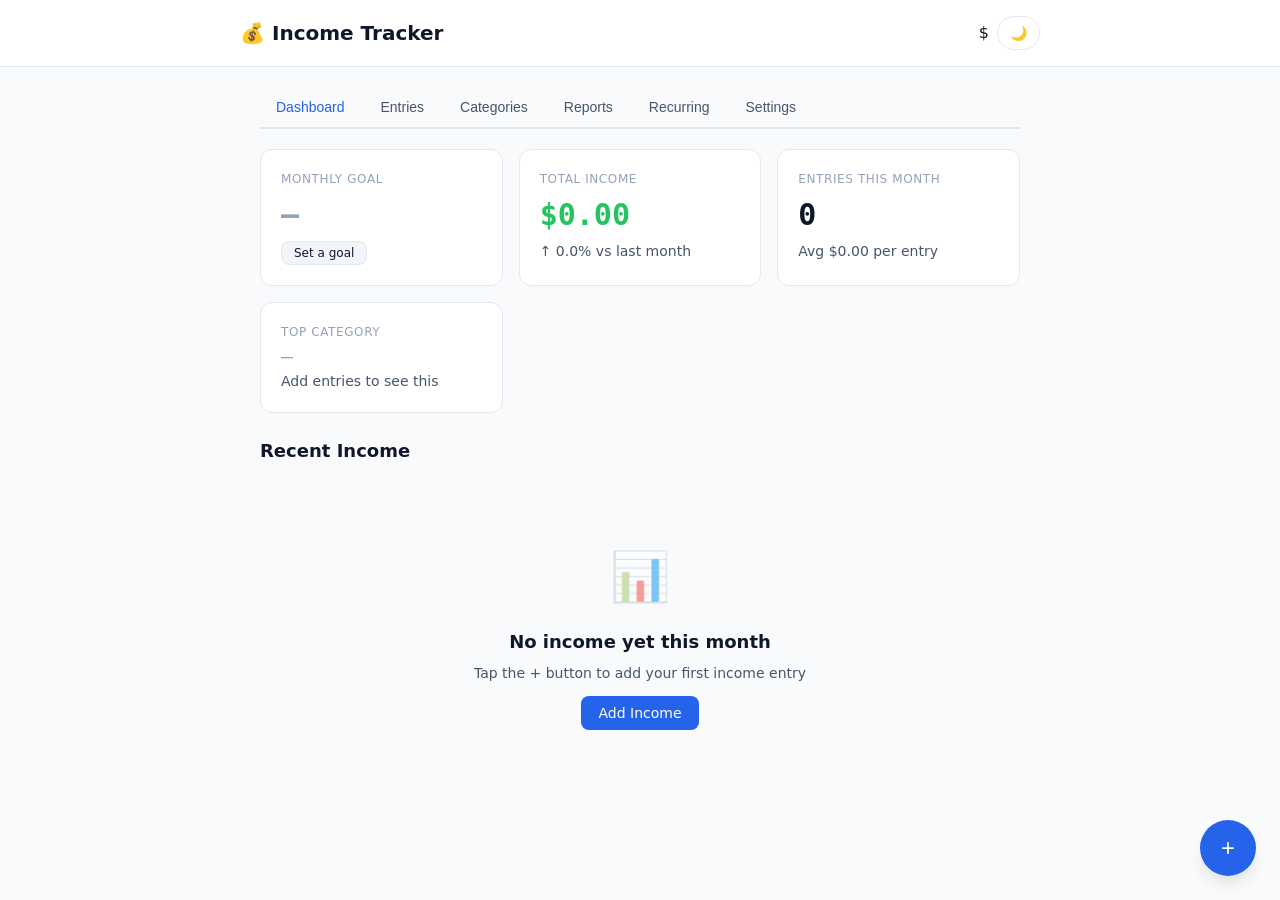
<file: index.html>
﻿<!DOCTYPE html>
<html lang="en">
<head>
  <meta charset="UTF-8">
  <meta name="viewport" content="width=device-width, initial-scale=1.0">
  <meta name="theme-color" content="#3B82F6">
  <title>Income Tracker</title>
  <link rel="icon" href="data:image/svg+xml,%3Csvg xmlns='http://www.w3.org/2000/svg' viewBox='0 0 100 100'%3E%3Ctext y='.9em' font-size='90'%3E%F0%9F%92%B0%3C/text%3E%3C/svg%3E">
  <link rel="stylesheet" href="css/tokens.css">
  <link rel="stylesheet" href="css/app.css">
</head>
<body>
  <a class="skip-link" href="#main">Skip to content</a>
  <!-- OFFLINE BANNER -->
  <div class="offline-banner" id="offlineBanner">📡 You're offline — all data is stored locally on your device</div>

  <!-- HEADER -->
  <header class="app-header">
    <div class="header-inner">
      <h1 class="app-title">💰 Income Tracker</h1>
      <div class="header-actions">
        <div id="currencySelector"></div>
        <button class="theme-toggle" id="themeToggle" aria-label="Toggle theme">
          <span id="themeIcon">🌙</span>
        </button>
      </div>
    </div>
  </header>

  <!-- MAIN BODY -->
  <main class="app-body" id="main">
    <!-- TABS -->
    <div class="tabs" id="tabs" role="tablist" aria-label="Primary views">
      <button class="tab active" data-tab="dashboard" role="tab" aria-selected="true">Dashboard</button>
      <button class="tab" data-tab="entries" role="tab" aria-selected="false">Entries</button>
      <button class="tab" data-tab="categories" role="tab" aria-selected="false">Categories</button>
      <button class="tab" data-tab="reports" role="tab" aria-selected="false">Reports</button>
      <button class="tab" data-tab="recurring" role="tab" aria-selected="false">Recurring</button>
      <button class="tab" data-tab="settings" role="tab" aria-selected="false">Settings</button>
    </div>

    <!-- DASHBOARD TAB -->
    <section class="tab-section active" id="tab-dashboard" role="tabpanel" aria-label="Dashboard">
      <div class="summary-grid" id="summaryGrid"></div>
      <h2 style="font-size: var(--text-lg); font-weight: var(--font-semibold); margin-bottom: var(--space-3);">Recent Income</h2>
      <div id="dashboardEntries"></div>
    </section>

    <!-- ENTRIES TAB -->
    <section class="tab-section" id="tab-entries" role="tabpanel" aria-label="Entries">
      <div class="filter-bar">
        <input type="search" class="input" id="filterSearch" placeholder="Search source or notes" aria-label="Search entries" />
        <input type="date" class="input" id="filterDateFrom" aria-label="From date" />
        <input type="date" class="input" id="filterDateTo" aria-label="To date" />
        <select class="select" id="filterCategory" style="width: auto;" aria-label="Filter by category">
          <option value="">All Categories</option>
        </select>
        <button class="btn btn-secondary btn-sm" id="clearFilters">Clear</button>
        <button class="btn btn-secondary btn-sm" id="sortToggle" aria-label="Toggle sort order">↓ Newest</button>
      </div>
      <div class="entries-count" id="entriesCount"></div>
      <div class="entry-list" id="entriesList"></div>
      <div class="show-more-wrap"><button class="btn btn-secondary btn-sm" id="showMore" style="display: none;">Show more</button></div>
    </section>

    <!-- CATEGORIES TAB -->
    <section class="tab-section" id="tab-categories" role="tabpanel" aria-label="Categories">
      <div class="category-grid" id="categoryGrid"></div>
    </section>

    <!-- REPORTS TAB -->
    <section class="tab-section" id="tab-reports" role="tabpanel" aria-label="Reports">
      <div class="filter-bar">
        <input type="month" class="input" id="reportMonth" aria-label="Report month" />
        <select class="select" id="trendRange" style="width: auto;" aria-label="Trend range">
          <option value="6">Last 6 months</option>
          <option value="12">Last 12 months</option>
        </select>
      </div>
      <div class="summary-grid" id="reportSummary"></div>
      <div class="card report-card">
        <h3>By Category</h3>
        <div id="reportCategories"></div>
      </div>
      <div class="card report-card">
        <h3>Trend</h3>
        <div id="reportTrend"></div>
      </div>
      <div class="card report-card">
        <h3>By Source</h3>
        <div id="reportSources"></div>
      </div>
    </section>

    <!-- RECURRING TAB -->
    <section class="tab-section" id="tab-recurring" role="tabpanel" aria-label="Recurring">
      <div class="card" style="margin-bottom: var(--space-4);">
        <h3 style="font-size: var(--text-lg); font-weight: var(--font-semibold); margin-bottom: var(--space-4);">New recurring rule</h3>
        <div class="form-group">
          <label class="form-label" for="ruleAmount">Amount</label>
          <input type="number" class="input" id="ruleAmount" placeholder="0.00" step="0.01" min="0" />
        </div>
        <div class="form-group">
          <label class="form-label" for="ruleSource">Source</label>
          <input type="text" class="input" id="ruleSource" placeholder="e.g., Salary, Patreon" />
        </div>
        <div class="form-group">
          <label class="form-label" for="ruleCategory">Category</label>
          <select class="select" id="ruleCategory"></select>
        </div>
        <div class="form-group">
          <label class="form-label" for="ruleFrequency">Frequency</label>
          <select class="select" id="ruleFrequency">
            <option value="monthly">Monthly</option>
            <option value="weekly">Weekly</option>
            <option value="biweekly">Every 2 weeks</option>
            <option value="daily">Daily</option>
            <option value="yearly">Yearly</option>
          </select>
        </div>
        <div class="form-group">
          <label class="form-label" for="ruleStart">Starts</label>
          <input type="date" class="input" id="ruleStart" />
        </div>
        <button class="btn btn-primary" id="ruleAdd">Add rule</button>
      </div>
      <h2 style="font-size: var(--text-lg); font-weight: var(--font-semibold); margin-bottom: var(--space-3);">Active rules</h2>
      <div class="entry-list" id="rulesList"></div>
    </section>

    <!-- SETTINGS TAB -->
    <section class="tab-section" id="tab-settings" role="tabpanel" aria-label="Settings">
      <div class="card" style="margin-bottom: var(--space-4);">
        <h3 style="font-size: var(--text-lg); font-weight: var(--font-semibold); margin-bottom: var(--space-4);">Currency</h3>
        <div id="settingsCurrencies" style="display: flex; flex-wrap: wrap; gap: var(--space-2);"></div>
      </div>
      <div class="card" style="margin-bottom: var(--space-4);">
        <h3 style="font-size: var(--text-lg); font-weight: var(--font-semibold); margin-bottom: var(--space-4);">Appearance</h3>
        <p style="font-size: var(--text-sm); color: var(--text-secondary); margin-bottom: var(--space-3);">Theme</p>
        <div style="display: flex; gap: var(--space-2);">
          <button class="btn btn-secondary btn-sm" data-theme-select="light">☀️ Light</button>
          <button class="btn btn-secondary btn-sm" data-theme-select="dark">🌙 Dark</button>
          <button class="btn btn-secondary btn-sm" data-theme-select="system">💻 System</button>
        </div>
      </div>
      <div class="card" style="margin-bottom: var(--space-4);">
        <h3 style="font-size: var(--text-lg); font-weight: var(--font-semibold); margin-bottom: var(--space-4);">Locale &amp; fiscal year</h3>
        <div class="form-group">
          <label class="form-label" for="dateFormat">Date format</label>
          <select class="select" id="dateFormat">
            <option value="mdy">Jan 15, 2026</option>
            <option value="dmy">15 Jan 2026</option>
            <option value="ymd">2026-01-15</option>
            <option value="locale">Browser locale</option>
          </select>
        </div>
        <div class="form-group" style="margin-bottom: 0;">
          <label class="form-label" for="fiscalYearStart">Fiscal year starts</label>
          <select class="select" id="fiscalYearStart">
            <option value="01-01">January</option>
            <option value="02-01">February</option>
            <option value="03-01">March</option>
            <option value="04-01">April</option>
            <option value="05-01">May</option>
            <option value="06-01">June</option>
            <option value="07-01">July</option>
            <option value="08-01">August</option>
            <option value="09-01">September</option>
            <option value="10-01">October</option>
            <option value="11-01">November</option>
            <option value="12-01">December</option>
          </select>
        </div>
      </div>
      <div class="card" style="margin-bottom: var(--space-4);">
        <h3 style="font-size: var(--text-lg); font-weight: var(--font-semibold); margin-bottom: var(--space-4);">Goals</h3>
        <div class="form-group">
          <label class="form-label" for="goalMonthly">Monthly income target (leave empty for none)</label>
          <input type="number" class="input" id="goalMonthly" placeholder="e.g., 5000" step="0.01" min="0" />
        </div>
        <div id="goalCategories"></div>
      </div>
      <div class="card" style="margin-bottom: var(--space-4);">
        <h3 style="font-size: var(--text-lg); font-weight: var(--font-semibold); margin-bottom: var(--space-4);">Data</h3>
        <div style="display: flex; gap: var(--space-2); flex-wrap: wrap;">
          <button class="btn btn-secondary btn-sm" id="exportJson">📄 Export JSON</button>
          <button class="btn btn-secondary btn-sm" id="exportCsv">📊 Export CSV</button>
          <button class="btn btn-secondary btn-sm" id="importData">📥 Import</button>
        </div>
        <p style="font-size: var(--text-xs); color: var(--text-tertiary); margin-top: var(--space-3);" id="storageInfo"></p>
      </div>
      <div class="card">
        <h3 style="font-size: var(--text-lg); font-weight: var(--font-semibold); margin-bottom: var(--space-3);">About</h3>
        <p style="font-size: var(--text-sm); color: var(--text-secondary);">Income Tracker v1.0 — Offline-first, privacy-first income tracking</p>
        <p style="font-size: var(--text-xs); color: var(--text-tertiary); margin-top: var(--space-1);">All data stored locally on your device. No network requests required.</p>
      </div>
    </section>
  </main>

  <!-- ADD/EDIT MODAL -->
  <div class="modal-overlay" id="entryModal">
    <div class="modal" role="dialog" aria-modal="true" aria-labelledby="modalTitle">
      <div class="modal-header">
        <h2 class="modal-title" id="modalTitle">Add Income</h2>
        <button class="modal-close" id="modalClose">✕</button>
      </div>
      <div class="modal-body">
        <input type="hidden" id="editId" value="" />
        <div class="form-group">
          <label class="form-label" for="entryAmount">Amount</label>
          <input type="number" class="input" id="entryAmount" placeholder="0.00" step="0.01" min="0" required />
        </div>
        <div class="form-group">
          <label class="form-label" for="entrySource">Source</label>
          <input type="text" class="input" id="entrySource" placeholder="e.g., Upwork, Salary" required />
        </div>
        <div class="form-group">
          <label class="form-label" for="entryCategory">Category</label>
          <select class="select" id="entryCategory"></select>
        </div>
        <div class="form-group">
          <label class="form-label" for="entryDate">Date</label>
          <input type="date" class="input" id="entryDate" required />
        </div>
        <div class="form-group">
          <label class="form-label" for="entryNotes">Notes (optional)</label>
          <input type="text" class="input" id="entryNotes" placeholder="Any additional notes" />
        </div>
      </div>
      <div class="modal-footer">
        <button class="btn btn-ghost" id="modalCancel">Cancel</button>
        <button class="btn btn-primary" id="modalSave">Save</button>
      </div>
    </div>
  </div>

  <!-- CONFIRM DIALOG -->
  <div class="confirm-overlay" id="confirmDialog">
    <div class="confirm-box" role="alertdialog" aria-modal="true" aria-labelledby="confirmTitle" aria-describedby="confirmMessage">
      <div class="confirm-title" id="confirmTitle">Delete Entry?</div>
      <div class="confirm-message" id="confirmMessage">This action cannot be undone.</div>
      <div class="confirm-actions">
        <button class="btn btn-ghost btn-sm" id="confirmCancel">Cancel</button>
        <button class="btn btn-danger btn-sm" id="confirmOk">Delete</button>
      </div>
    </div>
  </div>

  <!-- FAB -->
  <button class="btn-fab" id="fabAdd" aria-label="Add income">+</button>

  <!-- TOAST -->
  <div class="toast" id="toast" role="status" aria-live="polite"></div>

  <!-- IMPORT HIDDEN -->
  <input type="file" id="hiddenImport" accept=".json,.csv" style="display:none;" />

  <!-- SERVICE WORKER FOR OFFLINE-FIRST (see sw.js) -->

  <script src="js/report.js" defer></script>
  <script src="js/charts.js" defer></script>
  <script src="js/recurring.js" defer></script>
  <script src="js/app.js" defer></script>
</body>
</html>
</file>
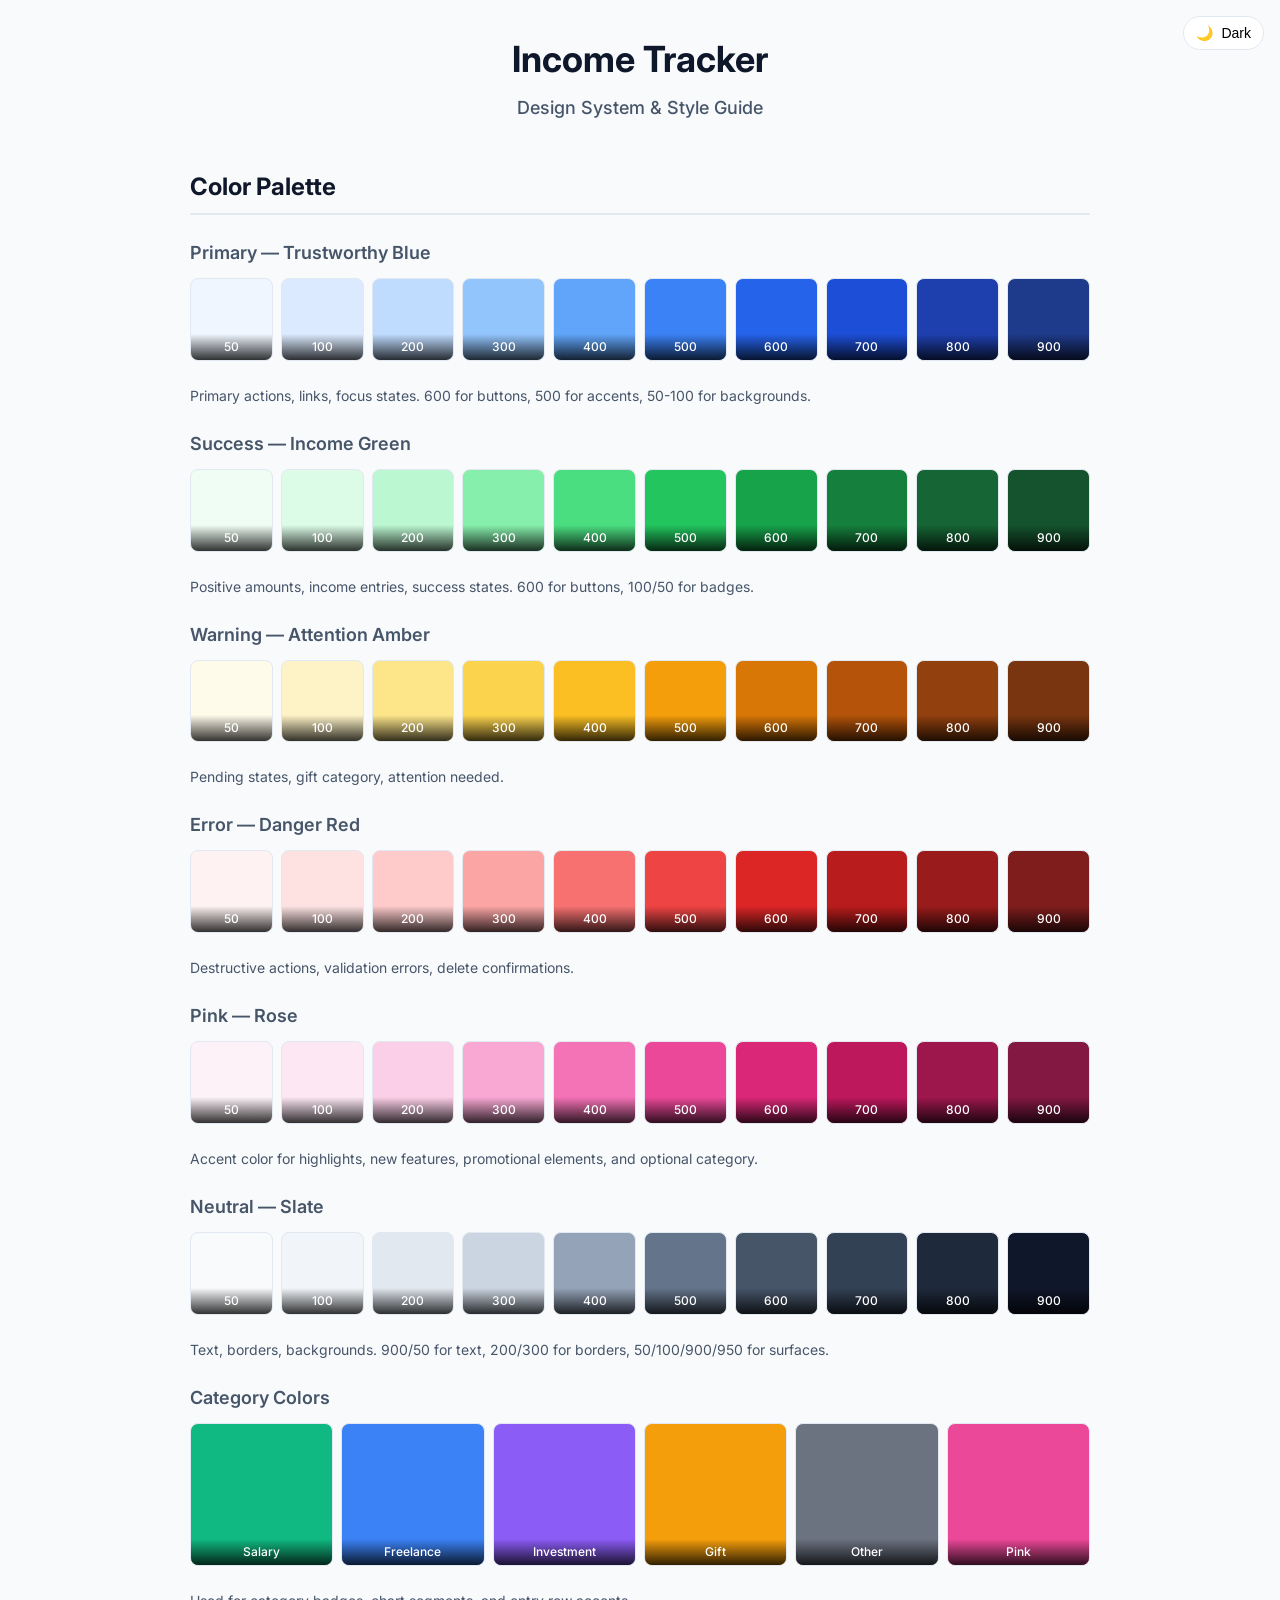
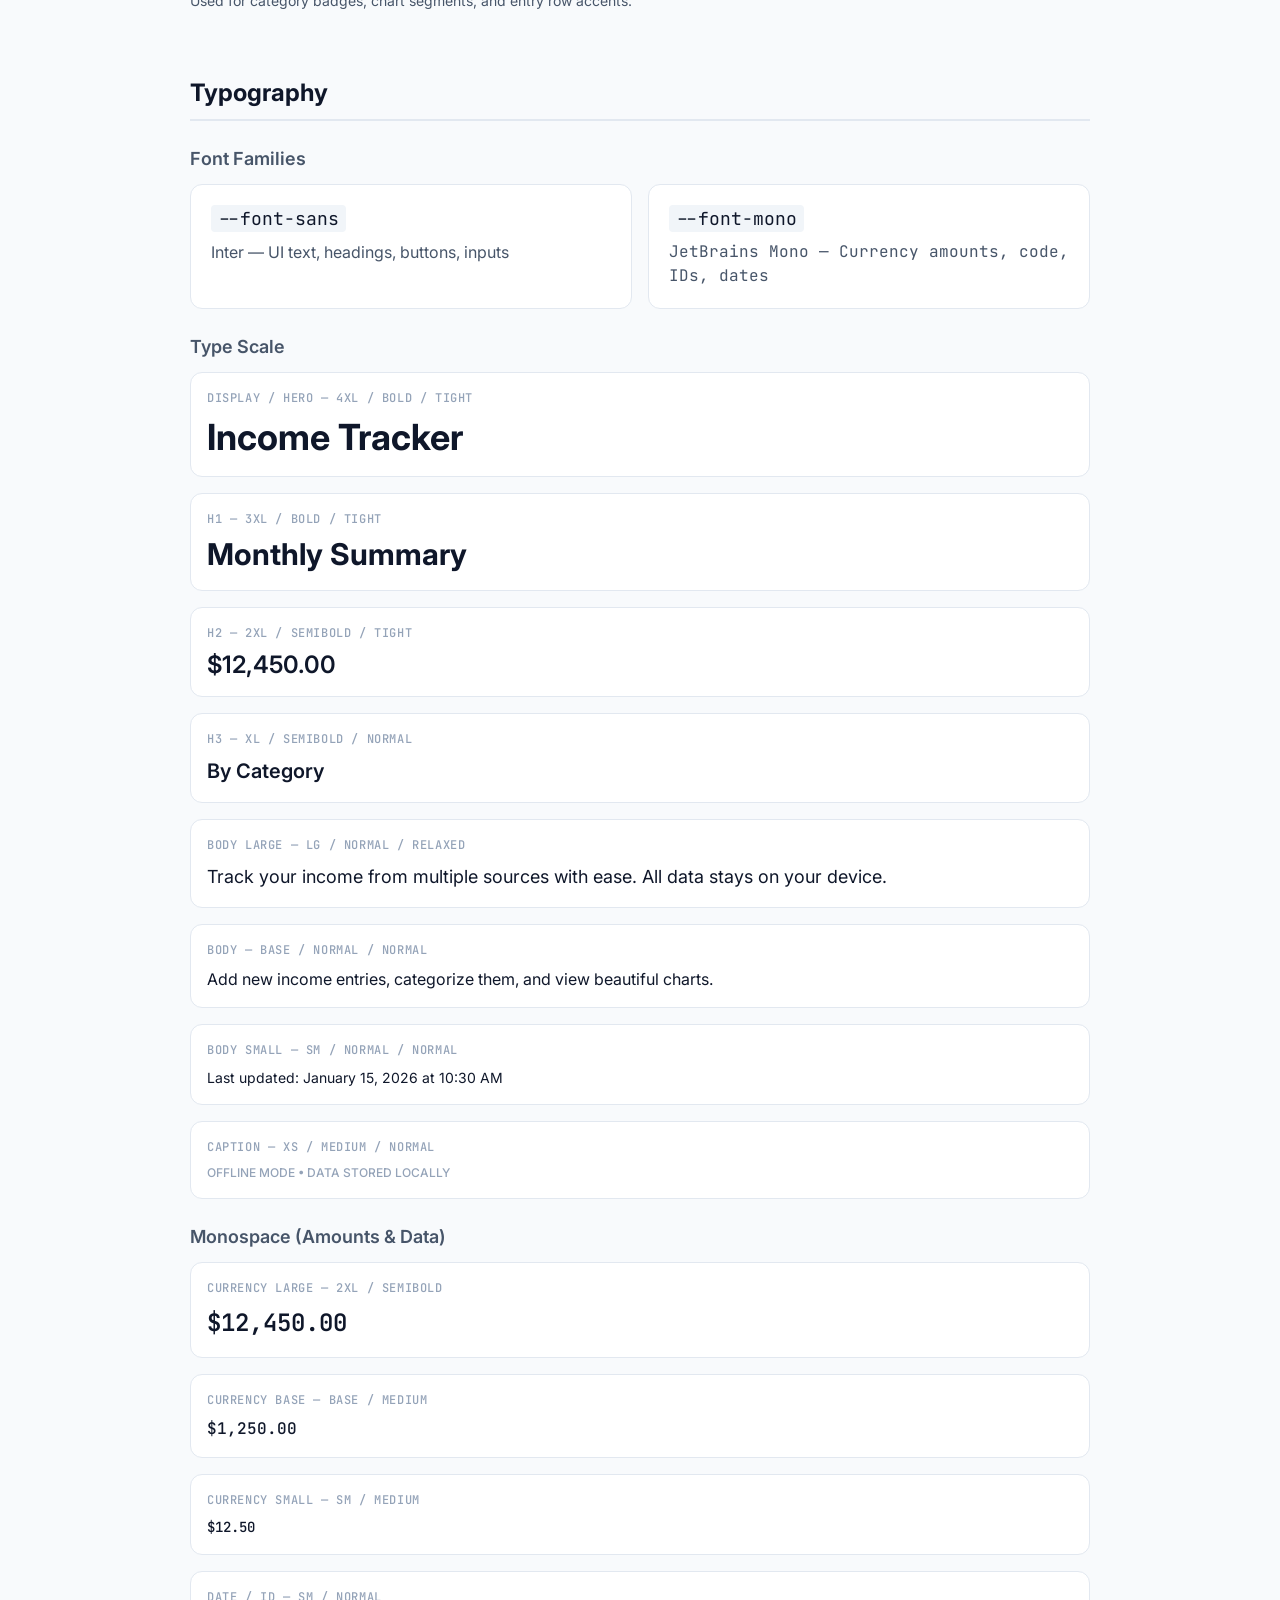
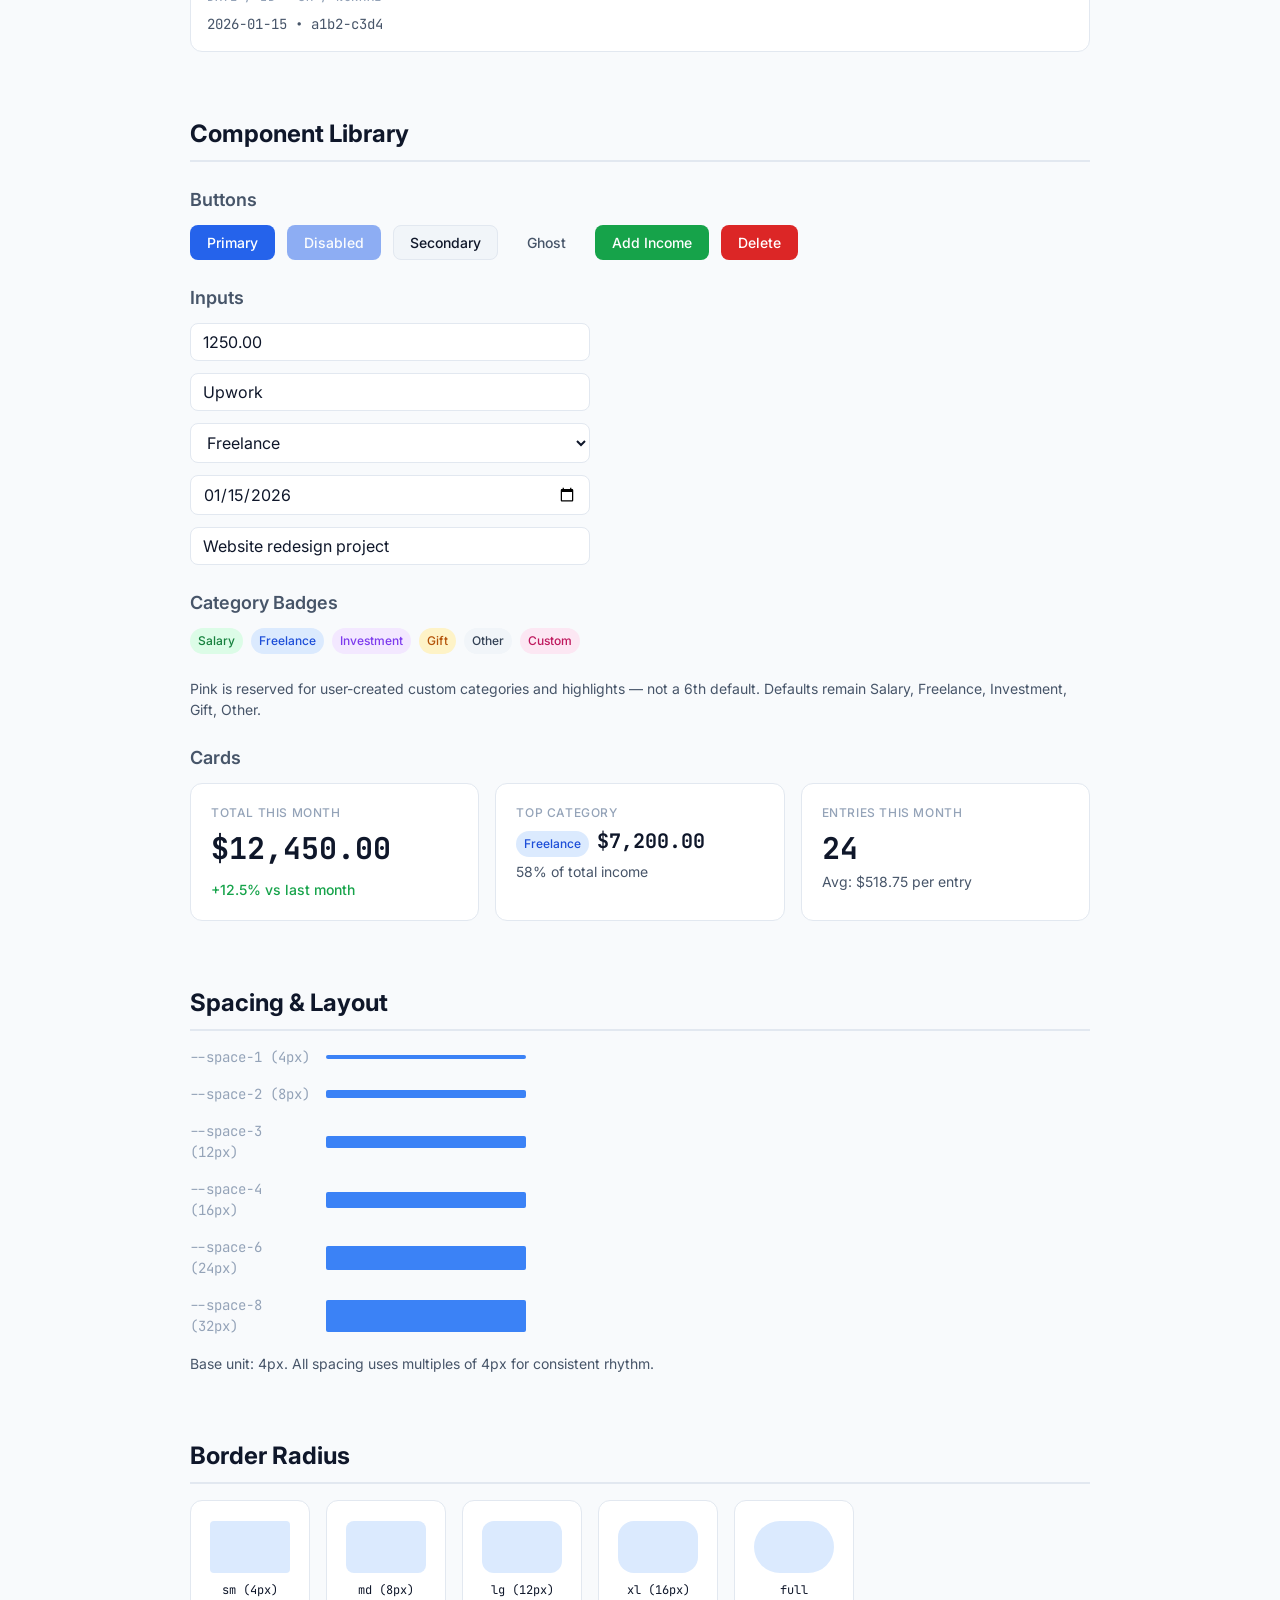
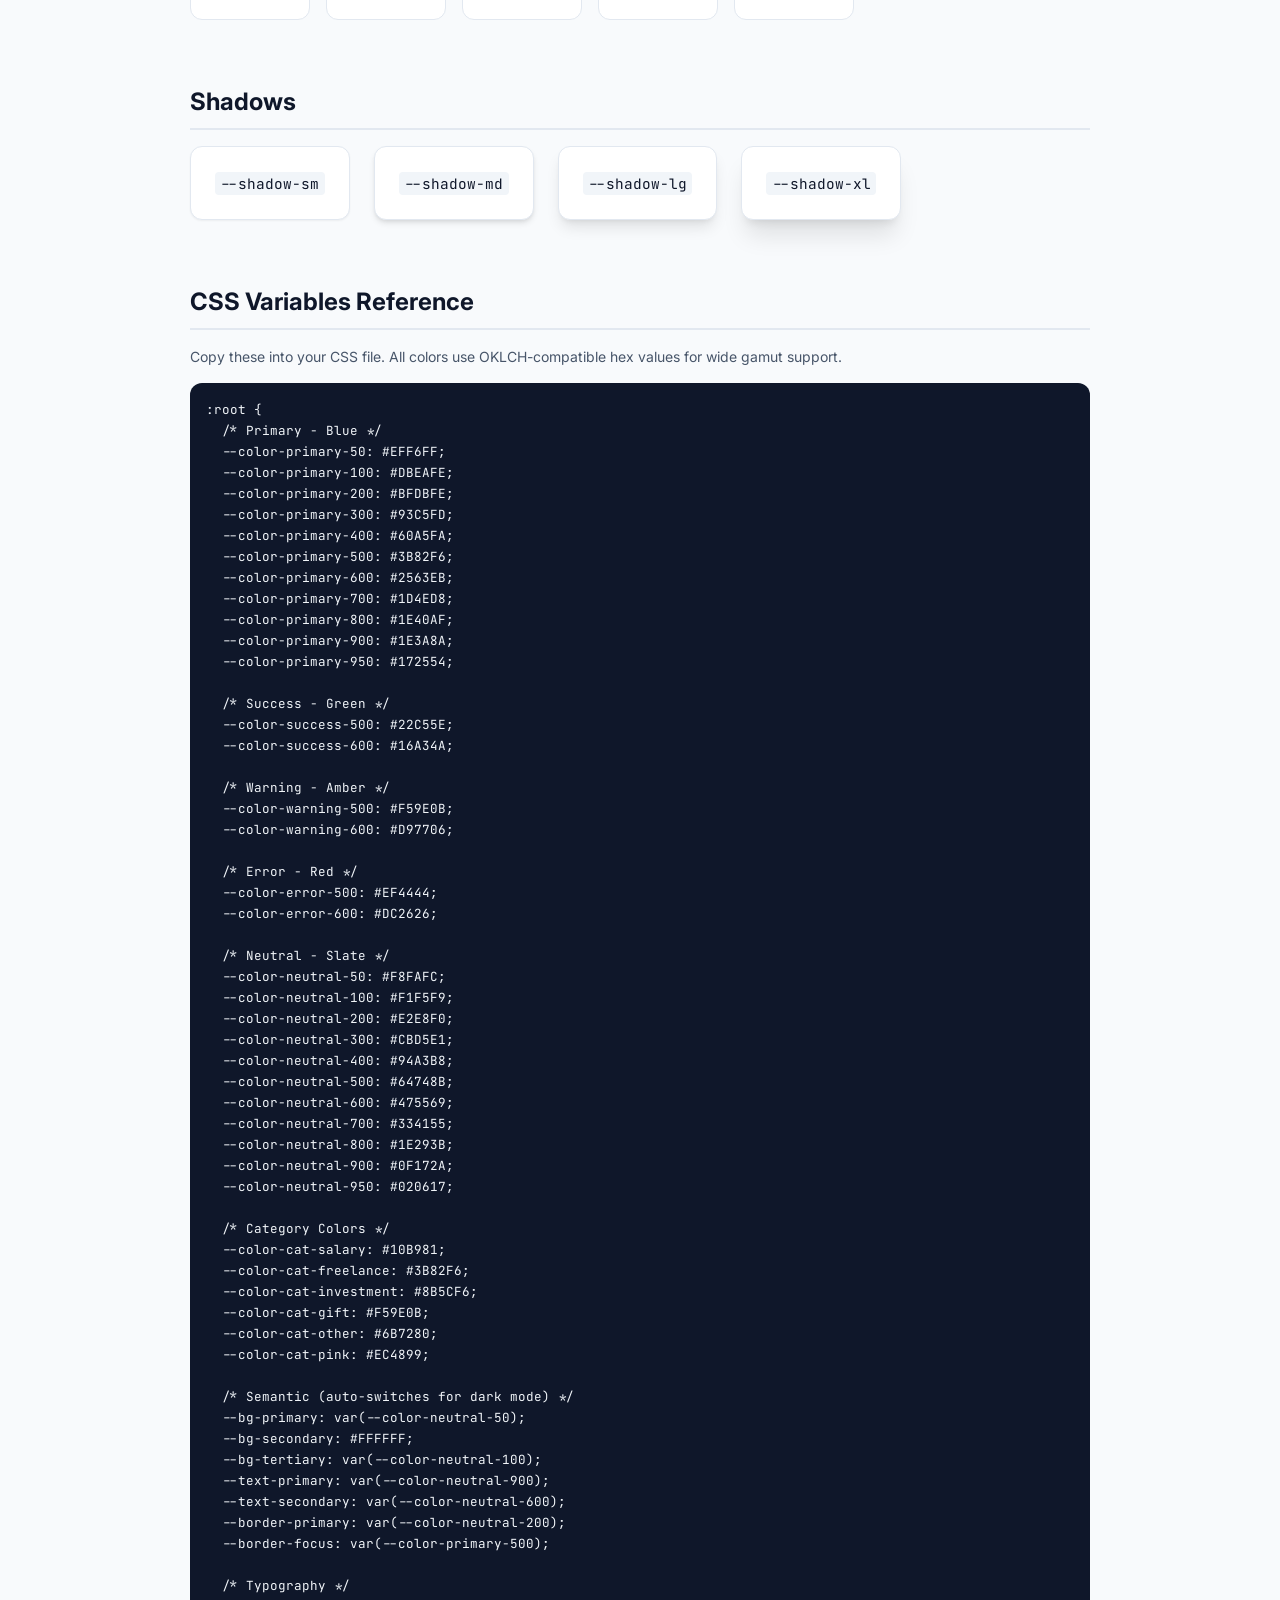
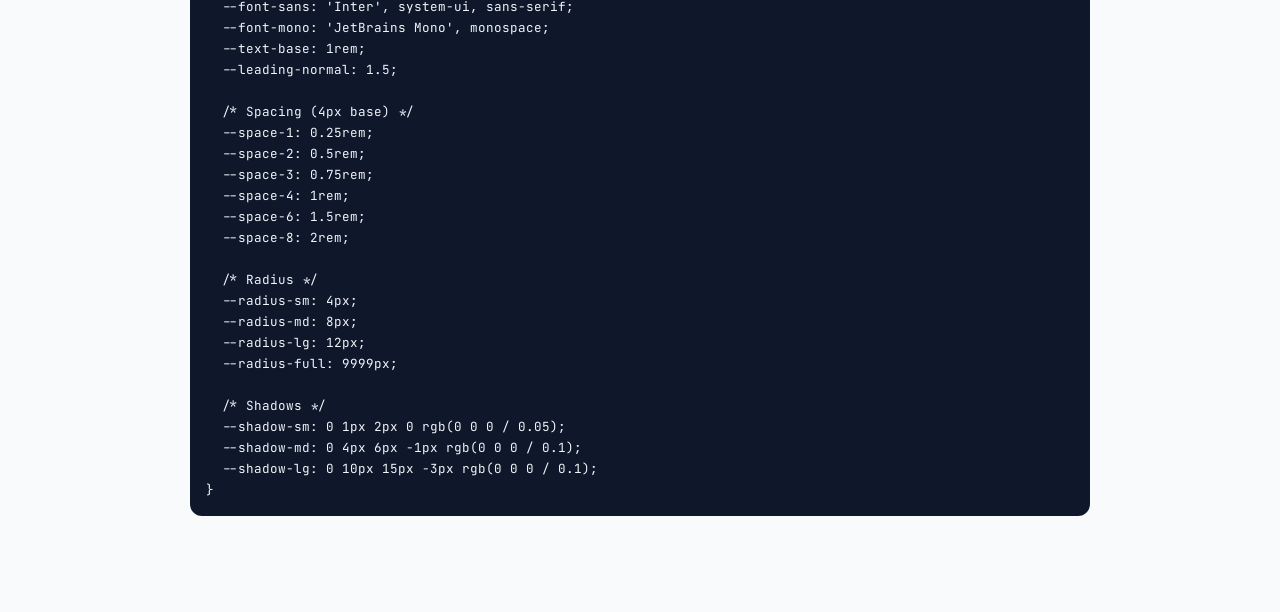
<file: design.html>
<!DOCTYPE html>
<html lang="en">
<head>
  <meta charset="UTF-8">
  <meta name="viewport" content="width=device-width, initial-scale=1.0">
  <title>Income Tracker - Design System</title>
  <link rel="preconnect" href="https://fonts.googleapis.com">
  <link rel="preconnect" href="https://fonts.gstatic.com" crossorigin>
  <link href="https://fonts.googleapis.com/css2?family=Inter:wght@400;500;600;700&family=JetBrains+Mono:wght@400;500&display=swap" rel="stylesheet">
  <style>
    :root {
      /* === COLOR PALETTE === */
      /* Primary - Trustworthy Blue */
      --color-primary-50: #EFF6FF;
      --color-primary-100: #DBEAFE;
      --color-primary-200: #BFDBFE;
      --color-primary-300: #93C5FD;
      --color-primary-400: #60A5FA;
      --color-primary-500: #3B82F6;
      --color-primary-600: #2563EB;
      --color-primary-700: #1D4ED8;
      --color-primary-800: #1E40AF;
      --color-primary-900: #1E3A8A;
      --color-primary-950: #172554;

      /* Success - Income Green */
      --color-success-50: #F0FDF4;
      --color-success-100: #DCFCE7;
      --color-success-200: #BBF7D0;
      --color-success-300: #86EFAC;
      --color-success-400: #4ADE80;
      --color-success-500: #22C55E;
      --color-success-600: #16A34A;
      --color-success-700: #15803D;
      --color-success-800: #166534;
      --color-success-900: #14532D;

      /* Warning - Attention Amber */
      --color-warning-50: #FFFBEB;
      --color-warning-100: #FEF3C7;
      --color-warning-200: #FDE68A;
      --color-warning-300: #FCD34D;
      --color-warning-400: #FBBF24;
      --color-warning-500: #F59E0B;
      --color-warning-600: #D97706;
      --color-warning-700: #B45309;
      --color-warning-800: #92400E;
      --color-warning-900: #78350F;

      /* Error - Danger Red */
      --color-error-50: #FEF2F2;
      --color-error-100: #FEE2E2;
      --color-error-200: #FECACA;
      --color-error-300: #FCA5A5;
      --color-error-400: #F87171;
      --color-error-500: #EF4444;
      --color-error-600: #DC2626;
      --color-error-700: #B91C1C;
      --color-error-800: #991B1B;
      --color-error-900: #7F1D1D;

      /* Pink - Rose */
      --color-pink-50: #FDF2F8;
      --color-pink-100: #FCE7F3;
      --color-pink-200: #FBCFE8;
      --color-pink-300: #F9A8D4;
      --color-pink-400: #F472B6;
      --color-pink-500: #EC4899;
      --color-pink-600: #DB2777;
      --color-pink-700: #BE185D;
      --color-pink-800: #9D174D;
      --color-pink-900: #831843;
      --color-pink-950: #500724;

      /* Neutral - Slate */
      --color-neutral-50: #F8FAFC;
      --color-neutral-100: #F1F5F9;
      --color-neutral-200: #E2E8F0;
      --color-neutral-300: #CBD5E1;
      --color-neutral-400: #94A3B8;
      --color-neutral-500: #64748B;
      --color-neutral-600: #475569;
      --color-neutral-700: #334155;
      --color-neutral-800: #1E293B;
      --color-neutral-900: #0F172A;
      --color-neutral-950: #020617;

      /* Category Colors */
      --color-cat-salary: #10B981;
      --color-cat-freelance: #3B82F6;
      --color-cat-investment: #8B5CF6;
      --color-cat-gift: #F59E0B;
      --color-cat-other: #6B7280;
      --color-cat-pink: #EC4899;

      /* === SEMANTIC COLORS (Light Mode) === */
      --bg-primary: var(--color-neutral-50);
      --bg-secondary: #FFFFFF;
      --bg-tertiary: var(--color-neutral-100);
      --bg-hover: var(--color-neutral-100);
      --bg-active: var(--color-neutral-200);
      --bg-input: #FFFFFF;
      --bg-modal: #FFFFFF;
      --bg-toast: var(--color-neutral-900);

      --text-primary: var(--color-neutral-900);
      --text-secondary: var(--color-neutral-600);
      --text-tertiary: var(--color-neutral-400);
      --text-inverse: #FFFFFF;
      --text-link: var(--color-primary-600);
      --text-link-hover: var(--color-primary-700);

      --border-primary: var(--color-neutral-200);
      --border-secondary: var(--color-neutral-300);
      --border-focus: var(--color-primary-500);
      --border-error: var(--color-error-500);

      --shadow-sm: 0 1px 2px 0 rgb(0 0 0 / 0.05);
      --shadow-md: 0 4px 6px -1px rgb(0 0 0 / 0.1), 0 2px 4px -2px rgb(0 0 0 / 0.1);
      --shadow-lg: 0 10px 15px -3px rgb(0 0 0 / 0.1), 0 4px 6px -4px rgb(0 0 0 / 0.1);
      --shadow-xl: 0 20px 25px -5px rgb(0 0 0 / 0.1), 0 8px 10px -6px rgb(0 0 0 / 0.1);

      --radius-sm: 4px;
      --radius-md: 8px;
      --radius-lg: 12px;
      --radius-xl: 16px;
      --radius-full: 9999px;

      /* === TYPOGRAPHY === */
      --font-sans: 'Inter', -apple-system, BlinkMacSystemFont, 'Segoe UI', Roboto, sans-serif;
      --font-mono: 'JetBrains Mono', 'Fira Code', Consolas, monospace;

      --text-xs: 0.75rem;    /* 12px */
      --text-sm: 0.875rem;   /* 14px */
      --text-base: 1rem;     /* 16px */
      --text-lg: 1.125rem;   /* 18px */
      --text-xl: 1.25rem;    /* 20px */
      --text-2xl: 1.5rem;    /* 24px */
      --text-3xl: 1.875rem;  /* 30px */
      --text-4xl: 2.25rem;   /* 36px */

      --leading-tight: 1.25;
      --leading-normal: 1.5;
      --leading-relaxed: 1.625;

      --font-normal: 400;
      --font-medium: 500;
      --font-semibold: 600;
      --font-bold: 700;

      /* === SPACING === */
      --space-1: 0.25rem;  /* 4px */
      --space-2: 0.5rem;   /* 8px */
      --space-3: 0.75rem;  /* 12px */
      --space-4: 1rem;     /* 16px */
      --space-5: 1.25rem;  /* 20px */
      --space-6: 1.5rem;   /* 24px */
      --space-8: 2rem;     /* 32px */
      --space-10: 2.5rem;  /* 40px */
      --space-12: 3rem;    /* 48px */
      --space-16: 4rem;    /* 64px */

      /* === TRANSITIONS === */
      --transition-fast: 150ms ease;
      --transition-normal: 200ms ease;
      --transition-slow: 300ms ease;
    }

    /* === DARK MODE === */
    @media (prefers-color-scheme: dark) {
      :root:not([data-theme="light"]) {
        --bg-primary: var(--color-neutral-950);
        --bg-secondary: var(--color-neutral-900);
        --bg-tertiary: var(--color-neutral-800);
        --bg-hover: var(--color-neutral-800);
        --bg-active: var(--color-neutral-700);
        --bg-input: var(--color-neutral-800);
        --bg-modal: var(--color-neutral-900);
        --bg-toast: var(--color-neutral-50);

        --text-primary: var(--color-neutral-50);
        --text-secondary: var(--color-neutral-400);
        --text-tertiary: var(--color-neutral-500);
        --text-inverse: var(--color-neutral-900);
        --text-link: var(--color-primary-400);
        --text-link-hover: var(--color-primary-300);

        --border-primary: var(--color-neutral-700);
        --border-secondary: var(--color-neutral-600);
        --border-focus: var(--color-primary-400);
      }
    }

    :root[data-theme="light"] {
      --bg-primary: var(--color-neutral-50);
      --bg-secondary: #FFFFFF;
      --bg-tertiary: var(--color-neutral-100);
      --bg-hover: var(--color-neutral-100);
      --bg-active: var(--color-neutral-200);
      --bg-input: #FFFFFF;
      --bg-modal: #FFFFFF;
      --bg-toast: var(--color-neutral-900);

      --text-primary: var(--color-neutral-900);
      --text-secondary: var(--color-neutral-600);
      --text-tertiary: var(--color-neutral-400);
      --text-inverse: #FFFFFF;
      --text-link: var(--color-primary-600);
      --text-link-hover: var(--color-primary-700);

      --border-primary: var(--color-neutral-200);
      --border-secondary: var(--color-neutral-300);
      --border-focus: var(--color-primary-500);
    }

    /* === BASE STYLES === */
    * { box-sizing: border-box; margin: 0; padding: 0; }
    html { font-size: 16px; -webkit-font-smoothing: antialiased; }
    body {
      font-family: var(--font-sans);
      font-size: var(--text-base);
      line-height: var(--leading-normal);
      color: var(--text-primary);
      background: var(--bg-primary);
      min-height: 100vh;
      padding: var(--space-8) var(--space-4);
    }

    .container { max-width: 900px; margin: 0 auto; }

    /* === TYPOGRAPHY DEMO === */
    .section { margin-bottom: var(--space-16); }
    .section-title {
      font-size: var(--text-2xl);
      font-weight: var(--font-bold);
      color: var(--text-primary);
      margin-bottom: var(--space-4);
      padding-bottom: var(--space-2);
      border-bottom: 2px solid var(--border-primary);
    }
    .section-subtitle {
      font-size: var(--text-lg);
      font-weight: var(--font-semibold);
      color: var(--text-secondary);
      margin: var(--space-6) 0 var(--space-3);
    }

    /* Color Swatches */
    .color-scale { display: grid; grid-template-columns: repeat(10, 1fr); gap: var(--space-2); margin-bottom: var(--space-6); }
    .color-swatch {
      aspect-ratio: 1;
      border-radius: var(--radius-md);
      position: relative;
      border: 1px solid var(--border-primary);
      overflow: hidden;
    }
    .color-swatch::after {
      content: attr(data-name);
      position: absolute;
      bottom: 0; left: 0; right: 0;
      padding: var(--space-1);
      font-size: var(--text-xs);
      font-weight: var(--font-medium);
      background: linear-gradient(to top, rgba(0,0,0,0.8), transparent);
      color: white;
      text-align: center;
    }
    .color-swatch.light::after { background: linear-gradient(to top, rgba(0,0,0,0.6), transparent); color: var(--text-primary); }

    /* Typography Samples */
    .type-sample { margin-bottom: var(--space-4); padding: var(--space-4); background: var(--bg-secondary); border-radius: var(--radius-lg); border: 1px solid var(--border-primary); }
    .type-sample label { display: block; font-size: var(--text-xs); font-weight: var(--font-medium); color: var(--text-tertiary); text-transform: uppercase; letter-spacing: 0.05em; margin-bottom: var(--space-2); font-family: var(--font-mono); }
    .type-sample .text { font-family: var(--font-sans); }
    .type-sample.mono .text { font-family: var(--font-mono); }

    /* Component Previews */
    .component-grid { display: grid; grid-template-columns: repeat(auto-fit, minmax(280px, 1fr)); gap: var(--space-4); }
    .card {
      background: var(--bg-secondary);
      border: 1px solid var(--border-primary);
      border-radius: var(--radius-lg);
      padding: var(--space-5);
      transition: box-shadow var(--transition-normal), border-color var(--transition-normal);
    }
    .card:hover { box-shadow: var(--shadow-md); border-color: var(--border-secondary); }

    .btn {
      display: inline-flex;
      align-items: center;
      justify-content: center;
      gap: var(--space-2);
      padding: var(--space-2) var(--space-4);
      font-size: var(--text-sm);
      font-weight: var(--font-medium);
      font-family: var(--font-sans);
      border-radius: var(--radius-md);
      border: 1px solid transparent;
      cursor: pointer;
      transition: all var(--transition-fast);
      text-decoration: none;
    }
    .btn-primary { background: var(--color-primary-600); color: var(--text-inverse); }
    .btn-primary:hover { background: var(--color-primary-700); }
    .btn-primary:active { background: var(--color-primary-800); }
    .btn-secondary { background: var(--bg-tertiary); color: var(--text-primary); border-color: var(--border-primary); }
    .btn-secondary:hover { background: var(--bg-hover); }
    .btn-ghost { background: transparent; color: var(--text-secondary); }
    .btn-ghost:hover { background: var(--bg-hover); color: var(--text-primary); }
    .btn-success { background: var(--color-success-600); color: var(--text-inverse); }
    .btn-error { background: var(--color-error-600); color: var(--text-inverse); }

    .input {
      width: 100%;
      padding: var(--space-2) var(--space-3);
      font-size: var(--text-base);
      font-family: var(--font-sans);
      color: var(--text-primary);
      background: var(--bg-input);
      border: 1px solid var(--border-primary);
      border-radius: var(--radius-md);
      transition: border-color var(--transition-fast), box-shadow var(--transition-fast);
    }
    .input:focus { outline: none; border-color: var(--border-focus); box-shadow: 0 0 0 3px var(--color-primary-100); }
    .input::placeholder { color: var(--text-tertiary); }
    @media (prefers-color-scheme: dark) {
      .input:focus { box-shadow: 0 0 0 3px var(--color-primary-900); }
    }

    .badge {
      display: inline-flex;
      align-items: center;
      padding: var(--space-1) var(--space-2);
      font-size: var(--text-xs);
      font-weight: var(--font-medium);
      border-radius: var(--radius-full);
    }

    /* Category Badges */
    .badge-salary { background: var(--color-success-100); color: var(--color-success-700); }
    .badge-freelance { background: var(--color-primary-100); color: var(--color-primary-700); }
    .badge-investment { background: #F3E8FF; color: #7C3AED; }
    .badge-gift { background: var(--color-warning-100); color: var(--color-warning-700); }
    .badge-other { background: var(--color-neutral-100); color: var(--color-neutral-700); }
    .badge-pink { background: var(--color-pink-100); color: var(--color-pink-700); }
    @media (prefers-color-scheme: dark) {
      .badge-salary { background: rgba(16,185,129,0.2); color: var(--color-success-400); }
      .badge-freelance { background: rgba(59,130,246,0.2); color: var(--color-primary-400); }
      .badge-investment { background: rgba(139,92,246,0.2); color: #A78BFA; }
      .badge-gift { background: rgba(245,158,11,0.2); color: var(--color-warning-400); }
      .badge-other { background: var(--color-neutral-800); color: var(--color-neutral-400); }
      .badge-pink { background: rgba(236,72,153,0.2); color: var(--color-pink-400); }
    }

    /* Theme Toggle */
    .theme-toggle {
      position: fixed;
      top: var(--space-4);
      right: var(--space-4);
      z-index: 100;
      padding: var(--space-2) var(--space-3);
      background: var(--bg-secondary);
      border: 1px solid var(--border-primary);
      border-radius: var(--radius-full);
      font-size: var(--text-sm);
      cursor: pointer;
      display: flex;
      align-items: center;
      gap: var(--space-2);
    }

    /* Code blocks */
    code { font-family: var(--font-mono); font-size: 0.9em; background: var(--bg-tertiary); padding: 0.125em 0.375em; border-radius: var(--radius-sm); }
    pre { font-family: var(--font-mono); font-size: var(--text-sm); background: var(--color-neutral-900); color: var(--color-neutral-100); padding: var(--space-4); border-radius: var(--radius-lg); overflow-x: auto; margin: var(--space-4) 0; }
    pre code { background: none; padding: 0; color: inherit; }
  </style>
</head>
<body>
  <button class="theme-toggle" id="themeToggle" aria-label="Toggle theme">
    <span id="themeIcon">🌙</span>
    <span id="themeText">Dark</span>
  </button>

  <div class="container">
    <header style="margin-bottom: var(--space-12); text-align: center;">
      <h1 style="font-size: var(--text-4xl); font-weight: var(--font-bold); color: var(--text-primary); margin-bottom: var(--space-2);">Income Tracker</h1>
      <p style="font-size: var(--text-lg); color: var(--text-secondary); font-weight: var(--font-medium);">Design System & Style Guide</p>
    </header>

    <!-- COLOR PALETTE -->
    <section class="section">
      <h2 class="section-title">Color Palette</h2>

      <h3 class="section-subtitle">Primary — Trustworthy Blue</h3>
      <div class="color-scale">
        <div class="color-swatch" style="background: var(--color-primary-50)" data-name="50"></div>
        <div class="color-swatch" style="background: var(--color-primary-100)" data-name="100"></div>
        <div class="color-swatch" style="background: var(--color-primary-200)" data-name="200"></div>
        <div class="color-swatch" style="background: var(--color-primary-300)" data-name="300"></div>
        <div class="color-swatch" style="background: var(--color-primary-400)" data-name="400"></div>
        <div class="color-swatch" style="background: var(--color-primary-500)" data-name="500"></div>
        <div class="color-swatch" style="background: var(--color-primary-600)" data-name="600"></div>
        <div class="color-swatch" style="background: var(--color-primary-700)" data-name="700"></div>
        <div class="color-swatch" style="background: var(--color-primary-800)" data-name="800"></div>
        <div class="color-swatch" style="background: var(--color-primary-900)" data-name="900"></div>
      </div>
      <p style="font-size: var(--text-sm); color: var(--text-secondary);">Primary actions, links, focus states. 600 for buttons, 500 for accents, 50-100 for backgrounds.</p>

      <h3 class="section-subtitle">Success — Income Green</h3>
      <div class="color-scale">
        <div class="color-swatch" style="background: var(--color-success-50)" data-name="50"></div>
        <div class="color-swatch" style="background: var(--color-success-100)" data-name="100"></div>
        <div class="color-swatch" style="background: var(--color-success-200)" data-name="200"></div>
        <div class="color-swatch" style="background: var(--color-success-300)" data-name="300"></div>
        <div class="color-swatch" style="background: var(--color-success-400)" data-name="400"></div>
        <div class="color-swatch" style="background: var(--color-success-500)" data-name="500"></div>
        <div class="color-swatch" style="background: var(--color-success-600)" data-name="600"></div>
        <div class="color-swatch" style="background: var(--color-success-700)" data-name="700"></div>
        <div class="color-swatch" style="background: var(--color-success-800)" data-name="800"></div>
        <div class="color-swatch" style="background: var(--color-success-900)" data-name="900"></div>
      </div>
      <p style="font-size: var(--text-sm); color: var(--text-secondary);">Positive amounts, income entries, success states. 600 for buttons, 100/50 for badges.</p>

      <h3 class="section-subtitle">Warning — Attention Amber</h3>
      <div class="color-scale">
        <div class="color-swatch" style="background: var(--color-warning-50)" data-name="50"></div>
        <div class="color-swatch" style="background: var(--color-warning-100)" data-name="100"></div>
        <div class="color-swatch" style="background: var(--color-warning-200)" data-name="200"></div>
        <div class="color-swatch" style="background: var(--color-warning-300)" data-name="300"></div>
        <div class="color-swatch" style="background: var(--color-warning-400)" data-name="400"></div>
        <div class="color-swatch" style="background: var(--color-warning-500)" data-name="500"></div>
        <div class="color-swatch" style="background: var(--color-warning-600)" data-name="600"></div>
        <div class="color-swatch" style="background: var(--color-warning-700)" data-name="700"></div>
        <div class="color-swatch" style="background: var(--color-warning-800)" data-name="800"></div>
        <div class="color-swatch" style="background: var(--color-warning-900)" data-name="900"></div>
      </div>
      <p style="font-size: var(--text-sm); color: var(--text-secondary);">Pending states, gift category, attention needed.</p>

      <h3 class="section-subtitle">Error — Danger Red</h3>
      <div class="color-scale">
        <div class="color-swatch" style="background: var(--color-error-50)" data-name="50"></div>
        <div class="color-swatch" style="background: var(--color-error-100)" data-name="100"></div>
        <div class="color-swatch" style="background: var(--color-error-200)" data-name="200"></div>
        <div class="color-swatch" style="background: var(--color-error-300)" data-name="300"></div>
        <div class="color-swatch" style="background: var(--color-error-400)" data-name="400"></div>
        <div class="color-swatch" style="background: var(--color-error-500)" data-name="500"></div>
        <div class="color-swatch" style="background: var(--color-error-600)" data-name="600"></div>
        <div class="color-swatch" style="background: var(--color-error-700)" data-name="700"></div>
        <div class="color-swatch" style="background: var(--color-error-800)" data-name="800"></div>
        <div class="color-swatch" style="background: var(--color-error-900)" data-name="900"></div>
      </div>
      <p style="font-size: var(--text-sm); color: var(--text-secondary);">Destructive actions, validation errors, delete confirmations.</p>

      <h3 class="section-subtitle">Pink — Rose</h3>
      <div class="color-scale">
        <div class="color-swatch" style="background: var(--color-pink-50)" data-name="50"></div>
        <div class="color-swatch" style="background: var(--color-pink-100)" data-name="100"></div>
        <div class="color-swatch" style="background: var(--color-pink-200)" data-name="200"></div>
        <div class="color-swatch" style="background: var(--color-pink-300)" data-name="300"></div>
        <div class="color-swatch" style="background: var(--color-pink-400)" data-name="400"></div>
        <div class="color-swatch" style="background: var(--color-pink-500)" data-name="500"></div>
        <div class="color-swatch" style="background: var(--color-pink-600)" data-name="600"></div>
        <div class="color-swatch" style="background: var(--color-pink-700)" data-name="700"></div>
        <div class="color-swatch" style="background: var(--color-pink-800)" data-name="800"></div>
        <div class="color-swatch" style="background: var(--color-pink-900)" data-name="900"></div>
      </div>
      <p style="font-size: var(--text-sm); color: var(--text-secondary);">Accent color for highlights, new features, promotional elements, and optional category.</p>

      <h3 class="section-subtitle">Neutral — Slate</h3>
      <div class="color-scale">
        <div class="color-swatch" style="background: var(--color-neutral-50)" data-name="50"></div>
        <div class="color-swatch" style="background: var(--color-neutral-100)" data-name="100"></div>
        <div class="color-swatch" style="background: var(--color-neutral-200)" data-name="200"></div>
        <div class="color-swatch" style="background: var(--color-neutral-300)" data-name="300"></div>
        <div class="color-swatch" style="background: var(--color-neutral-400)" data-name="400"></div>
        <div class="color-swatch" style="background: var(--color-neutral-500)" data-name="500"></div>
        <div class="color-swatch" style="background: var(--color-neutral-600)" data-name="600"></div>
        <div class="color-swatch" style="background: var(--color-neutral-700)" data-name="700"></div>
        <div class="color-swatch" style="background: var(--color-neutral-800)" data-name="800"></div>
        <div class="color-swatch" style="background: var(--color-neutral-900)" data-name="900"></div>
      </div>
      <p style="font-size: var(--text-sm); color: var(--text-secondary);">Text, borders, backgrounds. 900/50 for text, 200/300 for borders, 50/100/900/950 for surfaces.</p>

      <h3 class="section-subtitle">Category Colors</h3>
      <div class="color-scale" style="grid-template-columns: repeat(6, 1fr);">
        <div class="color-swatch" style="background: var(--color-cat-salary)" data-name="Salary"></div>
        <div class="color-swatch" style="background: var(--color-cat-freelance)" data-name="Freelance"></div>
        <div class="color-swatch" style="background: var(--color-cat-investment)" data-name="Investment"></div>
        <div class="color-swatch" style="background: var(--color-cat-gift)" data-name="Gift"></div>
        <div class="color-swatch" style="background: var(--color-cat-other)" data-name="Other"></div>
        <div class="color-swatch" style="background: var(--color-cat-pink)" data-name="Pink"></div>
      </div>
      <p style="font-size: var(--text-sm); color: var(--text-secondary);">Used for category badges, chart segments, and entry row accents.</p>
    </section>

    <!-- TYPOGRAPHY -->
    <section class="section">
      <h2 class="section-title">Typography</h2>

      <h3 class="section-subtitle">Font Families</h3>
      <div class="component-grid">
        <div class="card">
          <code style="font-size: var(--text-lg);">--font-sans</code>
          <p style="margin-top: var(--space-2); font-family: var(--font-sans); color: var(--text-secondary);">Inter — UI text, headings, buttons, inputs</p>
        </div>
        <div class="card">
          <code style="font-size: var(--text-lg);">--font-mono</code>
          <p style="margin-top: var(--space-2); font-family: var(--font-mono); color: var(--text-secondary);">JetBrains Mono — Currency amounts, code, IDs, dates</p>
        </div>
      </div>

      <h3 class="section-subtitle">Type Scale</h3>
      <div class="type-sample">
        <label>Display / Hero — 4xl / Bold / Tight</label>
        <div class="text" style="font-size: var(--text-4xl); font-weight: var(--font-bold); line-height: var(--leading-tight);">Income Tracker</div>
      </div>
      <div class="type-sample">
        <label>H1 — 3xl / Bold / Tight</label>
        <div class="text" style="font-size: var(--text-3xl); font-weight: var(--font-bold); line-height: var(--leading-tight);">Monthly Summary</div>
      </div>
      <div class="type-sample">
        <label>H2 — 2xl / Semibold / Tight</label>
        <div class="text" style="font-size: var(--text-2xl); font-weight: var(--font-semibold); line-height: var(--leading-tight);">$12,450.00</div>
      </div>
      <div class="type-sample">
        <label>H3 — xl / Semibold / Normal</label>
        <div class="text" style="font-size: var(--text-xl); font-weight: var(--font-semibold); line-height: var(--leading-normal);">By Category</div>
      </div>
      <div class="type-sample">
        <label>Body Large — lg / Normal / Relaxed</label>
        <div class="text" style="font-size: var(--text-lg); font-weight: var(--font-normal); line-height: var(--leading-relaxed);">Track your income from multiple sources with ease. All data stays on your device.</div>
      </div>
      <div class="type-sample">
        <label>Body — base / Normal / Normal</label>
        <div class="text" style="font-size: var(--text-base); font-weight: var(--font-normal); line-height: var(--leading-normal);">Add new income entries, categorize them, and view beautiful charts.</div>
      </div>
      <div class="type-sample">
        <label>Body Small — sm / Normal / Normal</label>
        <div class="text" style="font-size: var(--text-sm); font-weight: var(--font-normal); line-height: var(--leading-normal);">Last updated: January 15, 2026 at 10:30 AM</div>
      </div>
      <div class="type-sample">
        <label>Caption — xs / Medium / Normal</label>
        <div class="text" style="font-size: var(--text-xs); font-weight: var(--font-medium); line-height: var(--leading-normal); color: var(--text-tertiary);">OFFLINE MODE • DATA STORED LOCALLY</div>
      </div>

      <h3 class="section-subtitle">Monospace (Amounts & Data)</h3>
      <div class="type-sample mono">
        <label>Currency Large — 2xl / Semibold</label>
        <div class="text" style="font-size: var(--text-2xl); font-weight: var(--font-semibold);">$12,450.00</div>
      </div>
      <div class="type-sample mono">
        <label>Currency Base — base / Medium</label>
        <div class="text" style="font-size: var(--text-base); font-weight: var(--font-medium);">$1,250.00</div>
      </div>
      <div class="type-sample mono">
        <label>Currency Small — sm / Medium</label>
        <div class="text" style="font-size: var(--text-sm); font-weight: var(--font-medium);">$12.50</div>
      </div>
      <div class="type-sample mono">
        <label>Date / ID — sm / Normal</label>
        <div class="text" style="font-size: var(--text-sm); font-weight: var(--font-normal); color: var(--text-secondary);">2026-01-15 • a1b2-c3d4</div>
      </div>
    </section>

    <!-- COMPONENTS -->
    <section class="section">
      <h2 class="section-title">Component Library</h2>

      <h3 class="section-subtitle">Buttons</h3>
      <div style="display: flex; flex-wrap: wrap; gap: var(--space-3); margin-bottom: var(--space-6);">
        <button class="btn btn-primary">Primary</button>
        <button class="btn btn-primary" disabled style="opacity: 0.5; cursor: not-allowed;">Disabled</button>
        <button class="btn btn-secondary">Secondary</button>
        <button class="btn btn-ghost">Ghost</button>
        <button class="btn btn-success">Add Income</button>
        <button class="btn btn-error">Delete</button>
      </div>

      <h3 class="section-subtitle">Inputs</h3>
      <div style="display: grid; gap: var(--space-3); max-width: 400px; margin-bottom: var(--space-6);">
        <input class="input" placeholder="Enter amount" type="number" step="0.01" value="1250.00">
        <input class="input" placeholder="Source (e.g., Upwork)" value="Upwork">
        <select class="input" style="cursor: pointer;">
          <option>Freelance</option>
          <option>Salary</option>
          <option>Investment</option>
          <option>Gift</option>
          <option>Other</option>
        </select>
        <input class="input" placeholder="Date" type="date" value="2026-01-15">
        <input class="input" placeholder="Notes (optional)" value="Website redesign project">
      </div>

      <h3 class="section-subtitle">Category Badges</h3>
      <div style="display: flex; flex-wrap: wrap; gap: var(--space-2); margin-bottom: var(--space-6);">
        <span class="badge badge-salary">Salary</span>
        <span class="badge badge-freelance">Freelance</span>
        <span class="badge badge-investment">Investment</span>
        <span class="badge badge-gift">Gift</span>
        <span class="badge badge-other">Other</span>
        <span class="badge badge-pink">Custom</span>
      </div>
      <p style="font-size: var(--text-sm); color: var(--text-secondary); margin-bottom: var(--space-6);">Pink is reserved for user-created custom categories and highlights — not a 6th default. Defaults remain Salary, Freelance, Investment, Gift, Other.</p>

      <h3 class="section-subtitle">Cards</h3>
      <div class="component-grid">
        <div class="card">
          <div style="font-size: var(--text-xs); font-weight: var(--font-medium); color: var(--text-tertiary); text-transform: uppercase; letter-spacing: 0.05em; margin-bottom: var(--space-1);">Total This Month</div>
          <div style="font-family: var(--font-mono); font-size: var(--text-3xl); font-weight: var(--font-bold); color: var(--text-primary);">$12,450.00</div>
          <div style="margin-top: var(--space-2); font-size: var(--text-sm); color: var(--color-success-600); font-weight: var(--font-medium);">+12.5% vs last month</div>
        </div>
        <div class="card">
          <div style="font-size: var(--text-xs); font-weight: var(--font-medium); color: var(--text-tertiary); text-transform: uppercase; letter-spacing: 0.05em; margin-bottom: var(--space-1);">Top Category</div>
          <div style="display: flex; align-items: baseline; gap: var(--space-2); margin-bottom: var(--space-1);">
            <span class="badge badge-freelance">Freelance</span>
            <span style="font-family: var(--font-mono); font-size: var(--text-xl); font-weight: var(--font-bold);">$7,200.00</span>
          </div>
          <div style="font-size: var(--text-sm); color: var(--text-secondary);">58% of total income</div>
        </div>
        <div class="card">
          <div style="font-size: var(--text-xs); font-weight: var(--font-medium); color: var(--text-tertiary); text-transform: uppercase; letter-spacing: 0.05em; margin-bottom: var(--space-1);">Entries This Month</div>
          <div style="font-size: var(--text-3xl); font-weight: var(--font-bold); color: var(--text-primary); font-family: var(--font-mono);">24</div>
          <div style="font-size: var(--text-sm); color: var(--text-secondary);">Avg: $518.75 per entry</div>
        </div>
      </div>
    </section>

    <!-- SPACING & LAYOUT -->
    <section class="section">
      <h2 class="section-title">Spacing & Layout</h2>
      <div style="display: grid; gap: var(--space-4);">
        <div style="display: flex; align-items: center; gap: var(--space-4);">
          <div style="width: 120px; font-family: var(--font-mono); font-size: var(--text-sm); color: var(--text-tertiary);">--space-1 (4px)</div>
          <div style="height: 4px; background: var(--color-primary-500); border-radius: 2px; flex: 1; max-width: 200px;"></div>
        </div>
        <div style="display: flex; align-items: center; gap: var(--space-4);">
          <div style="width: 120px; font-family: var(--font-mono); font-size: var(--text-sm); color: var(--text-tertiary);">--space-2 (8px)</div>
          <div style="height: 8px; background: var(--color-primary-500); border-radius: 2px; flex: 1; max-width: 200px;"></div>
        </div>
        <div style="display: flex; align-items: center; gap: var(--space-4);">
          <div style="width: 120px; font-family: var(--font-mono); font-size: var(--text-sm); color: var(--text-tertiary);">--space-3 (12px)</div>
          <div style="height: 12px; background: var(--color-primary-500); border-radius: 2px; flex: 1; max-width: 200px;"></div>
        </div>
        <div style="display: flex; align-items: center; gap: var(--space-4);">
          <div style="width: 120px; font-family: var(--font-mono); font-size: var(--text-sm); color: var(--text-tertiary);">--space-4 (16px)</div>
          <div style="height: 16px; background: var(--color-primary-500); border-radius: 2px; flex: 1; max-width: 200px;"></div>
        </div>
        <div style="display: flex; align-items: center; gap: var(--space-4);">
          <div style="width: 120px; font-family: var(--font-mono); font-size: var(--text-sm); color: var(--text-tertiary);">--space-6 (24px)</div>
          <div style="height: 24px; background: var(--color-primary-500); border-radius: 2px; flex: 1; max-width: 200px;"></div>
        </div>
        <div style="display: flex; align-items: center; gap: var(--space-4);">
          <div style="width: 120px; font-family: var(--font-mono); font-size: var(--text-sm); color: var(--text-tertiary);">--space-8 (32px)</div>
          <div style="height: 32px; background: var(--color-primary-500); border-radius: 2px; flex: 1; max-width: 200px;"></div>
        </div>
      </div>
      <p style="margin-top: var(--space-4); font-size: var(--text-sm); color: var(--text-secondary);">Base unit: 4px. All spacing uses multiples of 4px for consistent rhythm.</p>
    </section>

    <!-- BORDER RADIUS -->
    <section class="section">
      <h2 class="section-title">Border Radius</h2>
      <div style="display: flex; flex-wrap: wrap; gap: var(--space-4);">
        <div class="card" style="width: 120px; height: 120px; display: flex; align-items: center; justify-content: center; flex-direction: column;">
          <div style="width: 80px; height: 80px; background: var(--color-primary-100); border-radius: var(--radius-sm);"></div>
          <span style="margin-top: var(--space-2); font-size: var(--text-xs); font-family: var(--font-mono);">sm (4px)</span>
        </div>
        <div class="card" style="width: 120px; height: 120px; display: flex; align-items: center; justify-content: center; flex-direction: column;">
          <div style="width: 80px; height: 80px; background: var(--color-primary-100); border-radius: var(--radius-md);"></div>
          <span style="margin-top: var(--space-2); font-size: var(--text-xs); font-family: var(--font-mono);">md (8px)</span>
        </div>
        <div class="card" style="width: 120px; height: 120px; display: flex; align-items: center; justify-content: center; flex-direction: column;">
          <div style="width: 80px; height: 80px; background: var(--color-primary-100); border-radius: var(--radius-lg);"></div>
          <span style="margin-top: var(--space-2); font-size: var(--text-xs); font-family: var(--font-mono);">lg (12px)</span>
        </div>
        <div class="card" style="width: 120px; height: 120px; display: flex; align-items: center; justify-content: center; flex-direction: column;">
          <div style="width: 80px; height: 80px; background: var(--color-primary-100); border-radius: var(--radius-xl);"></div>
          <span style="margin-top: var(--space-2); font-size: var(--text-xs); font-family: var(--font-mono);">xl (16px)</span>
        </div>
        <div class="card" style="width: 120px; height: 120px; display: flex; align-items: center; justify-content: center; flex-direction: column;">
          <div style="width: 80px; height: 80px; background: var(--color-primary-100); border-radius: var(--radius-full);"></div>
          <span style="margin-top: var(--space-2); font-size: var(--text-xs); font-family: var(--font-mono);">full</span>
        </div>
      </div>
    </section>

    <!-- SHADOWS -->
    <section class="section">
      <h2 class="section-title">Shadows</h2>
      <div style="display: flex; flex-wrap: wrap; gap: var(--space-6);">
        <div class="card" style="box-shadow: var(--shadow-sm); padding: var(--space-6);"><code>--shadow-sm</code></div>
        <div class="card" style="box-shadow: var(--shadow-md); padding: var(--space-6);"><code>--shadow-md</code></div>
        <div class="card" style="box-shadow: var(--shadow-lg); padding: var(--space-6);"><code>--shadow-lg</code></div>
        <div class="card" style="box-shadow: var(--shadow-xl); padding: var(--space-6);"><code>--shadow-xl</code></div>
      </div>
    </section>

    <!-- CSS VARIABLES REFERENCE -->
    <section class="section">
      <h2 class="section-title">CSS Variables Reference</h2>
      <p style="font-size: var(--text-sm); color: var(--text-secondary); margin-bottom: var(--space-4);">Copy these into your CSS file. All colors use OKLCH-compatible hex values for wide gamut support.</p>
      <pre><code>:root {
  /* Primary - Blue */
  --color-primary-50: #EFF6FF;
  --color-primary-100: #DBEAFE;
  --color-primary-200: #BFDBFE;
  --color-primary-300: #93C5FD;
  --color-primary-400: #60A5FA;
  --color-primary-500: #3B82F6;
  --color-primary-600: #2563EB;
  --color-primary-700: #1D4ED8;
  --color-primary-800: #1E40AF;
  --color-primary-900: #1E3A8A;
  --color-primary-950: #172554;

  /* Success - Green */
  --color-success-500: #22C55E;
  --color-success-600: #16A34A;

  /* Warning - Amber */
  --color-warning-500: #F59E0B;
  --color-warning-600: #D97706;

  /* Error - Red */
  --color-error-500: #EF4444;
  --color-error-600: #DC2626;

  /* Neutral - Slate */
  --color-neutral-50: #F8FAFC;
  --color-neutral-100: #F1F5F9;
  --color-neutral-200: #E2E8F0;
  --color-neutral-300: #CBD5E1;
  --color-neutral-400: #94A3B8;
  --color-neutral-500: #64748B;
  --color-neutral-600: #475569;
  --color-neutral-700: #334155;
  --color-neutral-800: #1E293B;
  --color-neutral-900: #0F172A;
  --color-neutral-950: #020617;

  /* Category Colors */
  --color-cat-salary: #10B981;
  --color-cat-freelance: #3B82F6;
  --color-cat-investment: #8B5CF6;
  --color-cat-gift: #F59E0B;
  --color-cat-other: #6B7280;
  --color-cat-pink: #EC4899;

  /* Semantic (auto-switches for dark mode) */
  --bg-primary: var(--color-neutral-50);
  --bg-secondary: #FFFFFF;
  --bg-tertiary: var(--color-neutral-100);
  --text-primary: var(--color-neutral-900);
  --text-secondary: var(--color-neutral-600);
  --border-primary: var(--color-neutral-200);
  --border-focus: var(--color-primary-500);

  /* Typography */
  --font-sans: 'Inter', system-ui, sans-serif;
  --font-mono: 'JetBrains Mono', monospace;
  --text-base: 1rem;
  --leading-normal: 1.5;

  /* Spacing (4px base) */
  --space-1: 0.25rem;
  --space-2: 0.5rem;
  --space-3: 0.75rem;
  --space-4: 1rem;
  --space-6: 1.5rem;
  --space-8: 2rem;

  /* Radius */
  --radius-sm: 4px;
  --radius-md: 8px;
  --radius-lg: 12px;
  --radius-full: 9999px;

  /* Shadows */
  --shadow-sm: 0 1px 2px 0 rgb(0 0 0 / 0.05);
  --shadow-md: 0 4px 6px -1px rgb(0 0 0 / 0.1);
  --shadow-lg: 0 10px 15px -3px rgb(0 0 0 / 0.1);
}</code></pre>
    </section>
  </div>

  <script>
    // Theme toggle functionality
    const toggle = document.getElementById('themeToggle');
    const icon = document.getElementById('themeIcon');
    const text = document.getElementById('themeText');

    function updateTheme() {
      const isDark = document.documentElement.getAttribute('data-theme') === 'dark' ||
        (!document.documentElement.hasAttribute('data-theme') && window.matchMedia('(prefers-color-scheme: dark)').matches);

      if (isDark) {
        icon.textContent = '☀️';
        text.textContent = 'Light';
      } else {
        icon.textContent = '🌙';
        text.textContent = 'Dark';
      }
    }

    toggle.addEventListener('click', () => {
      const current = document.documentElement.getAttribute('data-theme');
      const next = current === 'dark' ? 'light' : 'dark';
      document.documentElement.setAttribute('data-theme', next);
      updateTheme();
    });

    // Initialize
    updateTheme();

    // Listen for system theme changes
    window.matchMedia('(prefers-color-scheme: dark)').addEventListener('change', () => {
      if (!document.documentElement.hasAttribute('data-theme')) {
        updateTheme();
      }
    });
  </script>
</body>
</html>
</file>
<file: css/tokens.css>
/* ==========================================================================
   IncomeTracker — Design Tokens (canonical source of truth)
   Phase A freeze. Consumed by design.html (style guide) and index.html (app).
   PRD refs: §2.4 Design System, §7.3 CSS Variables Reference, Appendix B Change 2 (pink).
   Notes:
   - Pink (#EC4899) is an ACCENT for custom user categories / highlights.
     It is NOT a 6th default category; defaults remain the 5 in PRD §7.1.
   - Semantic tokens (--bg-*, --text-*, --border-*) switch automatically for
     dark mode; components must reference semantic tokens, never raw colors.
   ========================================================================== */

:root {
  /* === Primary — Trustworthy Blue === */
  --color-primary-50: #EFF6FF;
  --color-primary-100: #DBEAFE;
  --color-primary-200: #BFDBFE;
  --color-primary-300: #93C5FD;
  --color-primary-400: #60A5FA;
  --color-primary-500: #3B82F6;
  --color-primary-600: #2563EB;
  --color-primary-700: #1D4ED8;
  --color-primary-800: #1E40AF;
  --color-primary-900: #1E3A8A;
  --color-primary-950: #172554;

  /* === Success — Income Green === */
  --color-success-50: #F0FDF4;
  --color-success-100: #DCFCE7;
  --color-success-200: #BBF7D0;
  --color-success-300: #86EFAC;
  --color-success-400: #4ADE80;
  --color-success-500: #22C55E;
  --color-success-600: #16A34A;
  --color-success-700: #15803D;
  --color-success-800: #166534;
  --color-success-900: #14532D;

  /* === Warning — Attention Amber === */
  --color-warning-50: #FFFBEB;
  --color-warning-100: #FEF3C7;
  --color-warning-200: #FDE68A;
  --color-warning-300: #FCD34D;
  --color-warning-400: #FBBF24;
  --color-warning-500: #F59E0B;
  --color-warning-600: #D97706;
  --color-warning-700: #B45309;
  --color-warning-800: #92400E;
  --color-warning-900: #78350F;

  /* === Error — Danger Red === */
  --color-error-50: #FEF2F2;
  --color-error-100: #FEE2E2;
  --color-error-200: #FECACA;
  --color-error-300: #FCA5A5;
  --color-error-400: #F87171;
  --color-error-500: #EF4444;
  --color-error-600: #DC2626;
  --color-error-700: #B91C1C;
  --color-error-800: #991B1B;
  --color-error-900: #7F1D1D;

  /* === Pink — Rose (accent only, see header note) === */
  --color-pink-50: #FDF2F8;
  --color-pink-100: #FCE7F3;
  --color-pink-200: #FBCFE8;
  --color-pink-300: #F9A8D4;
  --color-pink-400: #F472B6;
  --color-pink-500: #EC4899;
  --color-pink-600: #DB2777;
  --color-pink-700: #BE185D;
  --color-pink-800: #9D174D;
  --color-pink-900: #831843;
  --color-pink-950: #500724;

  /* === Neutral — Slate === */
  --color-neutral-50: #F8FAFC;
  --color-neutral-100: #F1F5F9;
  --color-neutral-200: #E2E8F0;
  --color-neutral-300: #CBD5E1;
  --color-neutral-400: #94A3B8;
  --color-neutral-500: #64748B;
  --color-neutral-600: #475569;
  --color-neutral-700: #334155;
  --color-neutral-800: #1E293B;
  --color-neutral-900: #0F172A;
  --color-neutral-950: #020617;

  /* === Category colors (5 defaults + pink accent for custom categories) === */
  --color-cat-salary: #10B981;
  --color-cat-freelance: #3B82F6;
  --color-cat-investment: #8B5CF6;
  --color-cat-gift: #F59E0B;
  --color-cat-other: #6B7280;
  --color-cat-pink: #EC4899;

  /* === Semantic — Light (default) === */
  --bg-primary: var(--color-neutral-50);
  --bg-secondary: #FFFFFF;
  --bg-tertiary: var(--color-neutral-100);
  --bg-hover: var(--color-neutral-100);
  --bg-active: var(--color-neutral-200);
  --bg-input: #FFFFFF;
  --bg-modal: #FFFFFF;
  --bg-toast: var(--color-neutral-900);
  --text-primary: var(--color-neutral-900);
  --text-secondary: var(--color-neutral-600);
  --text-tertiary: var(--color-neutral-400);
  --text-inverse: #FFFFFF;
  --text-link: var(--color-primary-600);
  --text-link-hover: var(--color-primary-700);
  --border-primary: var(--color-neutral-200);
  --border-secondary: var(--color-neutral-300);
  --border-focus: var(--color-primary-500);
  --border-error: var(--color-error-500);
  --color-focus-ring: var(--color-primary-500);

  /* === Typography === */
  --font-sans: 'Inter', system-ui, -apple-system, 'Segoe UI', sans-serif;
  --font-mono: 'JetBrains Mono', ui-monospace, Consolas, monospace;
  --text-xs: 0.75rem;
  --text-sm: 0.875rem;
  --text-base: 1rem;
  --text-lg: 1.125rem;
  --text-xl: 1.25rem;
  --text-2xl: 1.5rem;
  --text-3xl: 1.875rem;
  --text-4xl: 2.25rem;
  --leading-tight: 1.25;
  --leading-normal: 1.5;
  --leading-relaxed: 1.625;
  --font-normal: 400;
  --font-medium: 500;
  --font-semibold: 600;
  --font-bold: 700;

  /* === Spacing (4px base) === */
  --space-1: 0.25rem;
  --space-2: 0.5rem;
  --space-3: 0.75rem;
  --space-4: 1rem;
  --space-5: 1.25rem;
  --space-6: 1.5rem;
  --space-8: 2rem;
  --space-10: 2.5rem;
  --space-12: 3rem;
  --space-16: 4rem;

  /* === Radius === */
  --radius-sm: 4px;
  --radius-md: 8px;
  --radius-lg: 12px;
  --radius-xl: 16px;
  --radius-full: 9999px;

  /* === Shadows === */
  --shadow-sm: 0 1px 2px 0 rgb(0 0 0 / 0.05);
  --shadow-md: 0 4px 6px -1px rgb(0 0 0 / 0.1), 0 2px 4px -2px rgb(0 0 0 / 0.1);
  --shadow-lg: 0 10px 15px -3px rgb(0 0 0 / 0.1), 0 4px 6px -4px rgb(0 0 0 / 0.1);
  --shadow-xl: 0 20px 25px -5px rgb(0 0 0 / 0.1), 0 8px 10px -6px rgb(0 0 0 / 0.1);

  /* === Transitions === */
  --transition-fast: 150ms ease;
  --transition-normal: 200ms ease;
  --transition-slow: 300ms ease;
  --transition-theme: background-color 300ms ease, color 300ms ease;
}

/* === Dark mode: system preference (unless explicitly forced light) === */
@media (prefers-color-scheme: dark) {
  :root:not([data-theme="light"]) {
    --bg-primary: var(--color-neutral-950);
    --bg-secondary: var(--color-neutral-900);
    --bg-tertiary: var(--color-neutral-800);
    --bg-hover: var(--color-neutral-800);
    --bg-active: var(--color-neutral-700);
    --bg-input: var(--color-neutral-800);
    --bg-modal: var(--color-neutral-900);
    --bg-toast: var(--color-neutral-50);
    --text-primary: var(--color-neutral-50);
    --text-secondary: var(--color-neutral-400);
    --text-tertiary: var(--color-neutral-500);
    --text-inverse: var(--color-neutral-900);
    --text-link: var(--color-primary-400);
    --text-link-hover: var(--color-primary-300);
    --border-primary: var(--color-neutral-700);
    --border-secondary: var(--color-neutral-600);
    --border-focus: var(--color-primary-400);
  }
}

/* === Explicit light override === */
:root[data-theme="light"] {
  --bg-primary: var(--color-neutral-50);
  --bg-secondary: #FFFFFF;
  --bg-tertiary: var(--color-neutral-100);
  --bg-hover: var(--color-neutral-100);
  --bg-active: var(--color-neutral-200);
  --bg-input: #FFFFFF;
  --bg-modal: #FFFFFF;
  --bg-toast: var(--color-neutral-900);
  --text-primary: var(--color-neutral-900);
  --text-secondary: var(--color-neutral-600);
  --text-tertiary: var(--color-neutral-400);
  --text-inverse: #FFFFFF;
  --text-link: var(--color-primary-600);
  --text-link-hover: var(--color-primary-700);
  --border-primary: var(--color-neutral-200);
  --border-secondary: var(--color-neutral-300);
  --border-focus: var(--color-primary-500);
}

/* === Explicit dark override (works regardless of OS preference) === */
:root[data-theme="dark"] {
  --bg-primary: var(--color-neutral-950);
  --bg-secondary: var(--color-neutral-900);
  --bg-tertiary: var(--color-neutral-800);
  --bg-hover: var(--color-neutral-800);
  --bg-active: var(--color-neutral-700);
  --bg-input: var(--color-neutral-800);
  --bg-modal: var(--color-neutral-900);
  --bg-toast: var(--color-neutral-50);
  --text-primary: var(--color-neutral-50);
  --text-secondary: var(--color-neutral-400);
  --text-tertiary: var(--color-neutral-500);
  --text-inverse: var(--color-neutral-900);
  --text-link: var(--color-primary-400);
  --text-link-hover: var(--color-primary-300);
  --border-primary: var(--color-neutral-700);
  --border-secondary: var(--color-neutral-600);
  --border-focus: var(--color-primary-400);
}

/* === High contrast preference: strengthen text/borders === */
@media (prefers-contrast: more) {
  :root {
    --text-secondary: var(--color-neutral-800);
  }
}

@media (prefers-color-scheme: dark) and (prefers-contrast: more) {
  :root:not([data-theme="light"]) {
    --text-secondary: var(--color-neutral-200);
    --border-primary: var(--color-neutral-500);
  }
}

/* === Focus visibility (keyboard users) === */
:focus-visible {
  outline: 2px solid var(--color-focus-ring);
  outline-offset: 2px;
}

/* === Reduced motion === */
@media (prefers-reduced-motion: reduce) {
  *, *::before, *::after {
    animation-duration: 0.01ms !important;
    transition-duration: 0.01ms !important;
  }
}
</file>
<file: css/app.css>
﻿/* === DESIGN TOKENS === */
    :root {
      --color-primary-50: #EFF6FF;
      --color-primary-100: #DBEAFE;
      --color-primary-200: #BFDBFE;
      --color-primary-300: #93C5FD;
      --color-primary-400: #60A5FA;
      --color-primary-500: #3B82F6;
      --color-primary-600: #2563EB;
      --color-primary-700: #1D4ED8;
      --color-primary-800: #1E40AF;
      --color-primary-900: #1E3A8A;
      --color-primary-950: #172554;
      --color-success-50: #F0FDF4;
      --color-success-100: #DCFCE7;
      --color-success-200: #BBF7D0;
      --color-success-300: #86EFAC;
      --color-success-400: #4ADE80;
      --color-success-500: #22C55E;
      --color-success-600: #16A34A;
      --color-success-700: #15803D;
      --color-success-800: #166534;
      --color-success-900: #14532D;
      --color-warning-50: #FFFBEB;
      --color-warning-100: #FEF3C7;
      --color-warning-500: #F59E0B;
      --color-warning-600: #D97706;
      --color-error-500: #EF4444;
      --color-error-600: #DC2626;
      --color-pink-50: #FDF2F8;
      --color-pink-100: #FCE7F3;
      --color-pink-500: #EC4899;
      --color-pink-600: #DB2777;
      --color-pink-700: #BE185D;
      --color-cat-salary: #10B981;
      --color-cat-freelance: #3B82F6;
      --color-cat-investment: #8B5CF6;
      --color-cat-gift: #F59E0B;
      --color-cat-other: #6B7280;
      --color-cat-pink: #EC4899;
      --color-neutral-50: #F8FAFC;
      --color-neutral-100: #F1F5F9;
      --color-neutral-200: #E2E8F0;
      --color-neutral-300: #CBD5E1;
      --color-neutral-400: #94A3B8;
      --color-neutral-500: #64748B;
      --color-neutral-600: #475569;
      --color-neutral-700: #334155;
      --color-neutral-800: #1E293B;
      --color-neutral-900: #0F172A;
      --color-neutral-950: #020617;

      --bg-primary: var(--color-neutral-50);
      --bg-secondary: #FFFFFF;
      --bg-tertiary: var(--color-neutral-100);
      --text-primary: var(--color-neutral-900);
      --text-secondary: var(--color-neutral-600);
      --text-tertiary: var(--color-neutral-400);
      --text-inverse: #FFFFFF;
      --border-primary: var(--color-neutral-200);
      --border-focus: var(--color-primary-500);
      --shadow-sm: 0 1px 2px 0 rgb(0 0 0 / 0.05);
      --shadow-md: 0 4px 6px -1px rgb(0 0 0 / 0.1);
      --shadow-lg: 0 10px 15px -3px rgb(0 0 0 / 0.1);
      --radius-sm: 4px;
      --radius-md: 8px;
      --radius-lg: 12px;
      --radius-xl: 16px;
      --radius-full: 9999px;
      --shadow-xl: 0 20px 25px -5px rgb(0 0 0 / 0.1), 0 8px 10px -6px rgb(0 0 0 / 0.1);
      --color-focus-ring: var(--color-primary-500);
      --font-sans: 'Inter', system-ui, sans-serif;
      --font-mono: 'JetBrains Mono', monospace;
      --font-normal: 400;
      --font-medium: 500;
      --font-semibold: 600;
      --font-bold: 700;
      --leading-tight: 1.25;
      --leading-normal: 1.5;
      --space-1: 0.25rem;
      --space-2: 0.5rem;
      --space-3: 0.75rem;
      --space-4: 1rem;
      --space-5: 1.25rem;
      --space-6: 1.5rem;
      --space-8: 2rem;
      --space-10: 2.5rem;
      --space-12: 3rem;
      --space-16: 4rem;
      --text-xs: 0.75rem;
      --text-sm: 0.875rem;
      --text-base: 1rem;
      --text-lg: 1.125rem;
      --text-xl: 1.25rem;
      --text-2xl: 1.5rem;
      --text-3xl: 1.875rem;
      --text-4xl: 2.25rem;
    }

    @media (prefers-color-scheme: dark) {
      :root:not([data-theme="light"]) {
        --bg-primary: var(--color-neutral-950);
        --bg-secondary: var(--color-neutral-900);
        --bg-tertiary: var(--color-neutral-800);
        --text-primary: var(--color-neutral-50);
        --text-secondary: var(--color-neutral-400);
        --text-tertiary: var(--color-neutral-500);
        --text-inverse: var(--color-neutral-900);
        --border-primary: var(--color-neutral-700);
      }
    }

    :root[data-theme="light"] {
      --bg-primary: var(--color-neutral-50);
      --bg-secondary: #FFFFFF;
      --bg-tertiary: var(--color-neutral-100);
      --text-primary: var(--color-neutral-900);
      --text-secondary: var(--color-neutral-600);
      --text-tertiary: var(--color-neutral-400);
      --text-inverse: #FFFFFF;
      --border-primary: var(--color-neutral-200);
    }

    /* Explicit dark override — works regardless of OS preference (Phase A fix) */
    :root[data-theme="dark"] {
      --bg-primary: var(--color-neutral-950);
      --bg-secondary: var(--color-neutral-900);
      --bg-tertiary: var(--color-neutral-800);
      --text-primary: var(--color-neutral-50);
      --text-secondary: var(--color-neutral-400);
      --text-tertiary: var(--color-neutral-500);
      --text-inverse: var(--color-neutral-900);
      --border-primary: var(--color-neutral-700);
    }

    :focus-visible {
      outline: 2px solid var(--color-focus-ring);
      outline-offset: 2px;
    }

    @media (prefers-reduced-motion: reduce) {
      *, *::before, *::after {
        animation-duration: 0.01ms !important;
        transition-duration: 0.01ms !important;
      }
    }

    * { box-sizing: border-box; margin: 0; padding: 0; }
    html { font-size: 16px; -webkit-font-smoothing: antialiased; }
    body {
      font-family: var(--font-sans);
      font-size: var(--text-base);
      line-height: 1.5;
      color: var(--text-primary);
      background: var(--bg-primary);
      min-height: 100vh;
    }

    /* === LAYOUT === */
    .app-header {
      background: var(--bg-secondary);
      border-bottom: 1px solid var(--border-primary);
      padding: var(--space-4) var(--space-5);
      position: sticky;
      top: 0;
      z-index: 50;
    }
    .header-inner {
      max-width: 800px;
      margin: 0 auto;
      display: flex;
      align-items: center;
      justify-content: space-between;
    }
    .app-title {
      font-size: var(--text-xl);
      font-weight: var(--font-bold);
      color: var(--text-primary);
    }
    .header-actions {
      display: flex;
      align-items: center;
      gap: var(--space-2);
    }
    .app-body {
      max-width: 800px;
      margin: 0 auto;
      padding: var(--space-5);
    }

    /* === BUTTONS === */
    .btn {
      display: inline-flex;
      align-items: center;
      justify-content: center;
      gap: var(--space-2);
      padding: var(--space-2) var(--space-4);
      font-size: var(--text-sm);
      font-weight: var(--font-medium);
      font-family: var(--font-sans);
      border-radius: var(--radius-md);
      border: 1px solid transparent;
      cursor: pointer;
      transition: all 150ms ease;
      text-decoration: none;
      white-space: nowrap;
    }
    .btn:active { transform: scale(0.97); }
    .btn-primary { background: var(--color-primary-600); color: var(--text-inverse); }
    .btn-primary:hover { background: var(--color-primary-700); }
    .btn-secondary { background: var(--bg-tertiary); color: var(--text-primary); border-color: var(--border-primary); }
    .btn-secondary:hover { background: var(--bg-primary); }
    .btn-ghost { background: transparent; color: var(--text-secondary); }
    .btn-ghost:hover { background: var(--bg-tertiary); color: var(--text-primary); }
    .btn-danger { background: var(--color-error-500); color: var(--text-inverse); }
    .btn-danger:hover { opacity: 0.9; }
    .btn-success { background: var(--color-success-600); color: var(--text-inverse); }
    .btn-sm { padding: var(--space-1) var(--space-3); font-size: var(--text-xs); }
    .btn-fab {
      position: fixed;
      bottom: var(--space-6);
      right: var(--space-6);
      width: 56px;
      height: 56px;
      border-radius: var(--radius-full);
      background: var(--color-primary-600);
      color: var(--text-inverse);
      border: none;
      box-shadow: var(--shadow-lg);
      cursor: pointer;
      font-size: 24px;
      display: flex;
      align-items: center;
      justify-content: center;
      transition: all 150ms ease;
      z-index: 40;
    }
    .btn-fab:hover { background: var(--color-primary-700); transform: scale(1.05); }

    /* === INPUTS === */
    .input {
      width: 100%;
      padding: var(--space-2) var(--space-3);
      font-size: var(--text-base);
      font-family: var(--font-sans);
      color: var(--text-primary);
      background: var(--bg-secondary);
      border: 1px solid var(--border-primary);
      border-radius: var(--radius-md);
      transition: border-color 150ms ease, box-shadow 150ms ease;
    }
    .input:focus { outline: none; border-color: var(--border-focus); box-shadow: 0 0 0 3px var(--color-primary-100); }
    .input::placeholder { color: var(--text-tertiary); }
    label.form-label {
      display: block;
      font-size: var(--text-sm);
      font-weight: var(--font-medium);
      color: var(--text-secondary);
      margin-bottom: var(--space-1);
    }
    .form-group { margin-bottom: var(--space-4); }

    /* === MODAL === */
    .modal-overlay {
      position: fixed;
      inset: 0;
      background: rgba(0,0,0,0.5);
      z-index: 100;
      display: flex;
      align-items: center;
      justify-content: center;
      padding: var(--space-5);
      opacity: 0;
      visibility: hidden;
      transition: all 200ms ease;
    }
    .modal-overlay.active { opacity: 1; visibility: visible; }
    .modal {
      background: var(--bg-secondary);
      border-radius: var(--radius-lg);
      box-shadow: var(--shadow-xl);
      width: 100%;
      max-width: 480px;
      max-height: 90vh;
      overflow-y: auto;
      transform: translateY(20px);
      transition: transform 200ms ease;
    }
    .modal-overlay.active .modal { transform: translateY(0); }
    .modal-header {
      display: flex;
      align-items: center;
      justify-content: space-between;
      padding: var(--space-5);
      border-bottom: 1px solid var(--border-primary);
    }
    .modal-title {
      font-size: var(--text-lg);
      font-weight: var(--font-semibold);
    }
    .modal-close {
      background: none;
      border: none;
      font-size: 20px;
      cursor: pointer;
      color: var(--text-tertiary);
      padding: var(--space-1);
      border-radius: var(--radius-sm);
    }
    .modal-close:hover { background: var(--bg-tertiary); color: var(--text-primary); }
    .modal-body { padding: var(--space-5); }
    .modal-footer {
      padding: var(--space-4) var(--space-5);
      border-top: 1px solid var(--border-primary);
      display: flex;
      justify-content: flex-end;
      gap: var(--space-2);
    }

    /* === BADGES === */
    .badge {
      display: inline-flex;
      align-items: center;
      padding: var(--space-1) var(--space-2);
      font-size: var(--text-xs);
      font-weight: var(--font-medium);
      border-radius: var(--radius-full);
    }
    .badge-salary { background: var(--color-success-100); color: #15803D; }
    .badge-freelance { background: var(--color-primary-100); color: var(--color-primary-700); }
    .badge-investment { background: #F3E8FF; color: #7C3AED; }
    .badge-gift { background: #FEF3C7; color: #92400E; }
    .badge-other { background: var(--color-neutral-100); color: var(--color-neutral-700); }
    .badge-pink { background: var(--color-pink-100); color: var(--color-pink-600); }
    @media (prefers-color-scheme: dark) {
      .badge-salary { background: rgba(16,185,129,0.2); color: #6EE7B7; }
      .badge-freelance { background: rgba(59,130,246,0.2); color: #93C5FD; }
      .badge-investment { background: rgba(139,92,246,0.2); color: #A78BFA; }
      .badge-gift { background: rgba(245,158,11,0.2); color: #FBBF24; }
      .badge-other { background: var(--color-neutral-800); color: var(--color-neutral-400); }
      .badge-pink { background: rgba(236,72,153,0.2); color: #F472B6; }
    }

    /* === CARDS === */
    .card {
      background: var(--bg-secondary);
      border: 1px solid var(--border-primary);
      border-radius: var(--radius-lg);
      padding: var(--space-5);
      transition: box-shadow 200ms ease;
    }
    .card:hover { box-shadow: var(--shadow-md); }
    .summary-grid {
      display: grid;
      grid-template-columns: repeat(auto-fit, minmax(200px, 1fr));
      gap: var(--space-4);
      margin-bottom: var(--space-6);
    }
    .summary-card {
      background: var(--bg-secondary);
      border: 1px solid var(--border-primary);
      border-radius: var(--radius-lg);
      padding: var(--space-5);
    }
    .summary-label {
      font-size: var(--text-xs);
      font-weight: var(--font-medium);
      color: var(--text-tertiary);
      text-transform: uppercase;
      letter-spacing: 0.05em;
    }
    .summary-value {
      font-family: var(--font-mono);
      font-size: var(--text-3xl);
      font-weight: var(--font-bold);
      margin-top: var(--space-1);
    }
    .summary-sub {
      font-size: var(--text-sm);
      color: var(--text-secondary);
      margin-top: var(--space-1);
    }

    /* === ENTRY LIST === */
    .entry-list { display: flex; flex-direction: column; gap: var(--space-2); }
    .entry-item {
      display: flex;
      align-items: center;
      gap: var(--space-4);
      padding: var(--space-4);
      background: var(--bg-secondary);
      border: 1px solid var(--border-primary);
      border-radius: var(--radius-md);
      transition: all 150ms ease;
    }
    .entry-item:hover { border-color: var(--color-primary-500); }
    .entry-icon {
      width: 40px;
      height: 40px;
      border-radius: var(--radius-md);
      display: flex;
      align-items: center;
      justify-content: center;
      font-size: 18px;
      flex-shrink: 0;
    }
    .entry-details { flex: 1; min-width: 0; }
    .entry-source {
      font-weight: var(--font-semibold);
      font-size: var(--text-base);
    }
    .entry-meta {
      font-size: var(--text-sm);
      color: var(--text-secondary);
      display: flex;
      gap: var(--space-3);
      flex-wrap: wrap;
    }
    .entry-amount {
      font-family: var(--font-mono);
      font-weight: var(--font-semibold);
      font-size: var(--text-lg);
      text-align: right;
      flex-shrink: 0;
    }
    .entry-actions {
      display: flex;
      gap: var(--space-1);
      flex-shrink: 0;
    }
    .entry-actions button {
      background: none;
      border: none;
      cursor: pointer;
      padding: var(--space-1);
      border-radius: var(--radius-sm);
      color: var(--text-tertiary);
      font-size: 16px;
    }
    .entry-actions button:hover { background: var(--bg-tertiary); color: var(--text-primary); }

    /* === TABS === */
    .tabs {
      display: flex;
      gap: var(--space-1);
      border-bottom: 2px solid var(--border-primary);
      margin-bottom: var(--space-5);
      overflow-x: auto;
    }
    .tab {
      padding: var(--space-3) var(--space-4);
      font-size: var(--text-sm);
      font-weight: var(--font-medium);
      color: var(--text-secondary);
      background: none;
      border: none;
      border-bottom: 2px solid transparent;
      cursor: pointer;
      transition: all 150ms ease;
      white-space: nowrap;
      margin-bottom: -2px;
    }
    .tab:hover { color: var(--text-primary); }
    .tab.active {
      color: var(--color-primary-600);
      border-bottom-color: var(--color-primary-600);
    }
    .tab-section { display: none; }
    .tab-section.active { display: block; }

    /* === OFFLINE BANNER === */
    .offline-banner {
      background: var(--color-neutral-800);
      color: var(--text-inverse);
      text-align: center;
      padding: var(--space-2);
      font-size: var(--text-sm);
      font-weight: var(--font-medium);
      display: none;
    }
    .offline-banner.visible { display: block; }

    /* === EMPTY STATE === */
    .empty-state {
      text-align: center;
      padding: var(--space-16) var(--space-5);
      color: var(--text-secondary);
    }
    .empty-state-icon {
      font-size: 48px;
      margin-bottom: var(--space-4);
      opacity: 0.5;
    }
    .empty-state-title {
      font-size: var(--text-lg);
      font-weight: var(--font-semibold);
      color: var(--text-primary);
      margin-bottom: var(--space-2);
    }

    /* === THEME TOGGLE === */
    .theme-toggle {
      background: none;
      border: 1px solid var(--border-primary);
      border-radius: var(--radius-full);
      padding: var(--space-2) var(--space-3);
      cursor: pointer;
      font-size: var(--text-sm);
      font-family: var(--font-sans);
      color: var(--text-primary);
      display: flex;
      align-items: center;
      gap: var(--space-2);
      transition: all 150ms ease;
    }
    .theme-toggle:hover { background: var(--bg-tertiary); }

    /* === TOAST === */
    .toast {
      position: fixed;
      bottom: var(--space-8);
      left: 50%;
      transform: translateX(-50%) translateY(100px);
      background: var(--color-neutral-900);
      color: var(--text-inverse);
      padding: var(--space-3) var(--space-5);
      border-radius: var(--radius-md);
      font-size: var(--text-sm);
      font-weight: var(--font-medium);
      box-shadow: var(--shadow-lg);
      z-index: 200;
      transition: transform 300ms ease;
      pointer-events: none;
    }
    .toast.visible { transform: translateX(-50%) translateY(0); }
    .toast.success { background: var(--color-success-600); }
    .toast.error { background: var(--color-error-500); }

    /* === CONFIRM DIALOG === */
    .confirm-overlay {
      position: fixed;
      inset: 0;
      background: rgba(0,0,0,0.5);
      z-index: 150;
      display: flex;
      align-items: center;
      justify-content: center;
      padding: var(--space-5);
      opacity: 0;
      visibility: hidden;
      transition: all 200ms ease;
    }
    .confirm-overlay.active { opacity: 1; visibility: visible; }
    .confirm-box {
      background: var(--bg-secondary);
      border-radius: var(--radius-lg);
      padding: var(--space-5);
      max-width: 360px;
      width: 100%;
      box-shadow: var(--shadow-xl);
      text-align: center;
      transform: scale(0.95);
      transition: transform 200ms ease;
    }
    .confirm-overlay.active .confirm-box { transform: scale(1); }
    .confirm-title { font-size: var(--text-lg); font-weight: var(--font-semibold); margin-bottom: var(--space-2); }
    .confirm-message { font-size: var(--text-sm); color: var(--text-secondary); margin-bottom: var(--space-5); }
    .confirm-actions { display: flex; gap: var(--space-2); justify-content: center; }

    /* === CATEGORY GRID === */
    .category-grid {
      display: grid;
      grid-template-columns: repeat(auto-fit, minmax(140px, 1fr));
      gap: var(--space-3);
      margin-bottom: var(--space-6);
    }
    .category-card {
      background: var(--bg-secondary);
      border: 1px solid var(--border-primary);
      border-radius: var(--radius-md);
      padding: var(--space-4);
      text-align: center;
      cursor: pointer;
      transition: all 150ms ease;
    }
    .category-card:hover { border-color: var(--color-primary-500); box-shadow: var(--shadow-sm); }
    .category-card.active { border-color: var(--color-primary-500); background: var(--color-primary-50); }
    @media (prefers-color-scheme: dark) {
      .category-card.active { background: var(--color-primary-900); }
    }
    .category-icon { font-size: 24px; margin-bottom: var(--space-2); }
    .category-name { font-size: var(--text-sm); font-weight: var(--font-medium); }
    .category-total { font-family: var(--font-mono); font-size: var(--text-sm); color: var(--text-secondary); margin-top: var(--space-1); }

    /* === SELECT === */
    .select {
      width: 100%;
      padding: var(--space-2) var(--space-3);
      font-size: var(--text-base);
      font-family: var(--font-sans);
      color: var(--text-primary);
      background: var(--bg-secondary);
      border: 1px solid var(--border-primary);
      border-radius: var(--radius-md);
      cursor: pointer;
    }
    .select:focus { outline: none; border-color: var(--border-focus); box-shadow: 0 0 0 3px var(--color-primary-100); }

    /* === CURRENCY SELECTOR === */
    .currency-btn {
      padding: var(--space-1) var(--space-2);
      font-size: var(--text-xs);
      font-weight: var(--font-medium);
      font-family: var(--font-mono);
      border-radius: var(--radius-sm);
      border: 1px solid var(--border-primary);
      background: var(--bg-secondary);
      color: var(--text-secondary);
      cursor: pointer;
      transition: all 150ms ease;
    }
    .currency-btn.active {
      background: var(--color-primary-600);
      color: var(--text-inverse);
      border-color: var(--color-primary-600);
    }
    .currency-btn:hover:not(.active) { background: var(--bg-tertiary); }

    /* === DATE FILTER === */
    .filter-bar {
      display: flex;
      gap: var(--space-2);
      align-items: center;
      margin-bottom: var(--space-4);
      flex-wrap: wrap;
    }
    .filter-bar .input { width: auto; min-width: 140px; }

    /* === APP SHELL CACHE === */
    .offline-ready { display: none; }
    .offline-ready.visible { display: block; }

    /* === RESPONSIVE === */
    @media (max-width: 640px) {
      .btn-fab { bottom: var(--space-4); right: var(--space-4); }
      .summary-grid { grid-template-columns: 1fr; }
      .entry-item { flex-wrap: wrap; }
      .entry-amount { font-size: var(--text-base); }
      .app-body { padding: var(--space-4); }
      .app-header { padding: var(--space-3) var(--space-4); }
    }

    /* === LOADING SPINNER === */
    .spinner {
      width: 20px; height: 20px;
      border: 2px solid var(--color-neutral-200);
      border-top-color: var(--color-primary-500);
      border-radius: 50%;
      animation: spin 0.6s linear infinite;
      display: inline-block;
    }
    @keyframes spin { to { transform: rotate(360deg); } }

    /* === ENTRIES COUNT === */
    .entries-count {
      font-size: var(--text-sm);
      color: var(--text-secondary);
      margin-bottom: var(--space-3);
    }

    /* === SKIP LINK (keyboard users, Phase E) === */
    .skip-link {
      position: absolute;
      left: var(--space-4);
      top: -48px;
      z-index: 300;
      padding: var(--space-2) var(--space-4);
      background: var(--color-primary-600);
      color: #FFFFFF;
      font-size: var(--text-sm);
      font-weight: var(--font-medium);
      border-radius: var(--radius-md);
      text-decoration: none;
      transition: top 150ms ease;
    }
    .skip-link:focus { top: var(--space-2); }

    /* === SCREEN-READER ONLY (chart data tables, Phase D) === */    .sr-only {
      position: absolute;
      width: 1px;
      height: 1px;
      padding: 0;
      margin: -1px;
      overflow: hidden;
      clip: rect(0, 0, 0, 0);
      white-space: nowrap;
      border: 0;
    }

    /* === REPORTS (Phase D) === */
    .report-card { margin-bottom: var(--space-4); }
    .report-card h3 {
      font-size: var(--text-lg);
      font-weight: var(--font-semibold);
      margin-bottom: var(--space-4);
    }
    .chart-wrap { display: flex; justify-content: center; }
    .chart-donut { width: 100%; max-width: 240px; height: auto; }
    .chart-center-label {
      font-size: 11px;
      fill: var(--text-tertiary, #94A3B8);
      font-family: var(--font-sans);
    }
    .chart-center-value {
      font-size: 15px;
      font-weight: 700;
      fill: var(--text-primary);
      font-family: var(--font-mono);
    }
    .chart-legend {
      display: flex;
      flex-wrap: wrap;
      gap: var(--space-2);
      margin-top: var(--space-4);
      justify-content: center;
    }
    .legend-item {
      display: inline-flex;
      align-items: center;
      gap: var(--space-2);
      padding: var(--space-1) var(--space-3);
      font-size: var(--text-xs);
      font-family: var(--font-sans);
      color: var(--text-primary);
      background: var(--bg-tertiary);
      border: 1px solid var(--border-primary);
      border-radius: var(--radius-full);
      cursor: pointer;
    }
    .legend-item:hover { border-color: var(--color-primary-500); }
    .legend-dot { width: 10px; height: 10px; border-radius: 50%; flex-shrink: 0; }
    .legend-name { font-weight: var(--font-medium); }
    .legend-val { font-family: var(--font-mono); color: var(--text-secondary); }
    .chart-line { width: 100%; height: auto; }
    .chart-path {
      fill: none;
      stroke: var(--color-success-500);
      stroke-width: 2.5;
      stroke-linejoin: round;
      stroke-linecap: round;
    }
    .chart-area { fill: var(--color-success-100); opacity: 0.6; }
    .chart-dot { fill: var(--color-success-500); stroke: var(--bg-secondary); stroke-width: 2; }
    .chart-axis {
      font-size: 11px;
      fill: var(--text-tertiary, #94A3B8);
      font-family: var(--font-sans);
    }
    .chart-empty {
      text-align: center;
      padding: var(--space-8);
      color: var(--text-tertiary);
      font-size: var(--text-sm);
    }
    .chart-bars { display: flex; flex-direction: column; gap: var(--space-2); }
    .bar-row {
      display: grid;
      grid-template-columns: minmax(80px, 140px) 1fr auto;
      gap: var(--space-3);
      align-items: center;
      font-size: var(--text-sm);
    }
    .bar-name {
      font-weight: var(--font-medium);
      overflow: hidden;
      text-overflow: ellipsis;
      white-space: nowrap;
    }
    .bar-track {
      height: 12px;
      background: var(--bg-tertiary);
      border-radius: var(--radius-full);
      overflow: hidden;
    }
    .bar-fill {
      display: block;
      height: 100%;
      background: var(--color-primary-500);
      border-radius: var(--radius-full);
    }
    .bar-val { font-family: var(--font-mono); color: var(--text-secondary); white-space: nowrap; }

    /* === GOAL PROGRESS (Phase F slice 2) === */
    .progress-track {
      height: 8px;
      background: var(--bg-tertiary);
      border-radius: var(--radius-full);
      overflow: hidden;
      margin-top: var(--space-2);
    }
    .progress-fill {
      display: block;
      height: 100%;
      background: var(--color-primary-500);
      border-radius: var(--radius-full);
      transition: width 300ms ease;
    }
    .progress-fill.reached { background: var(--color-success-500); }
    .storage-warn { color: var(--color-warning-600, #D97706); font-weight: var(--font-medium); }
    .show-more-wrap { text-align: center; margin-top: var(--space-4); }
</file>
